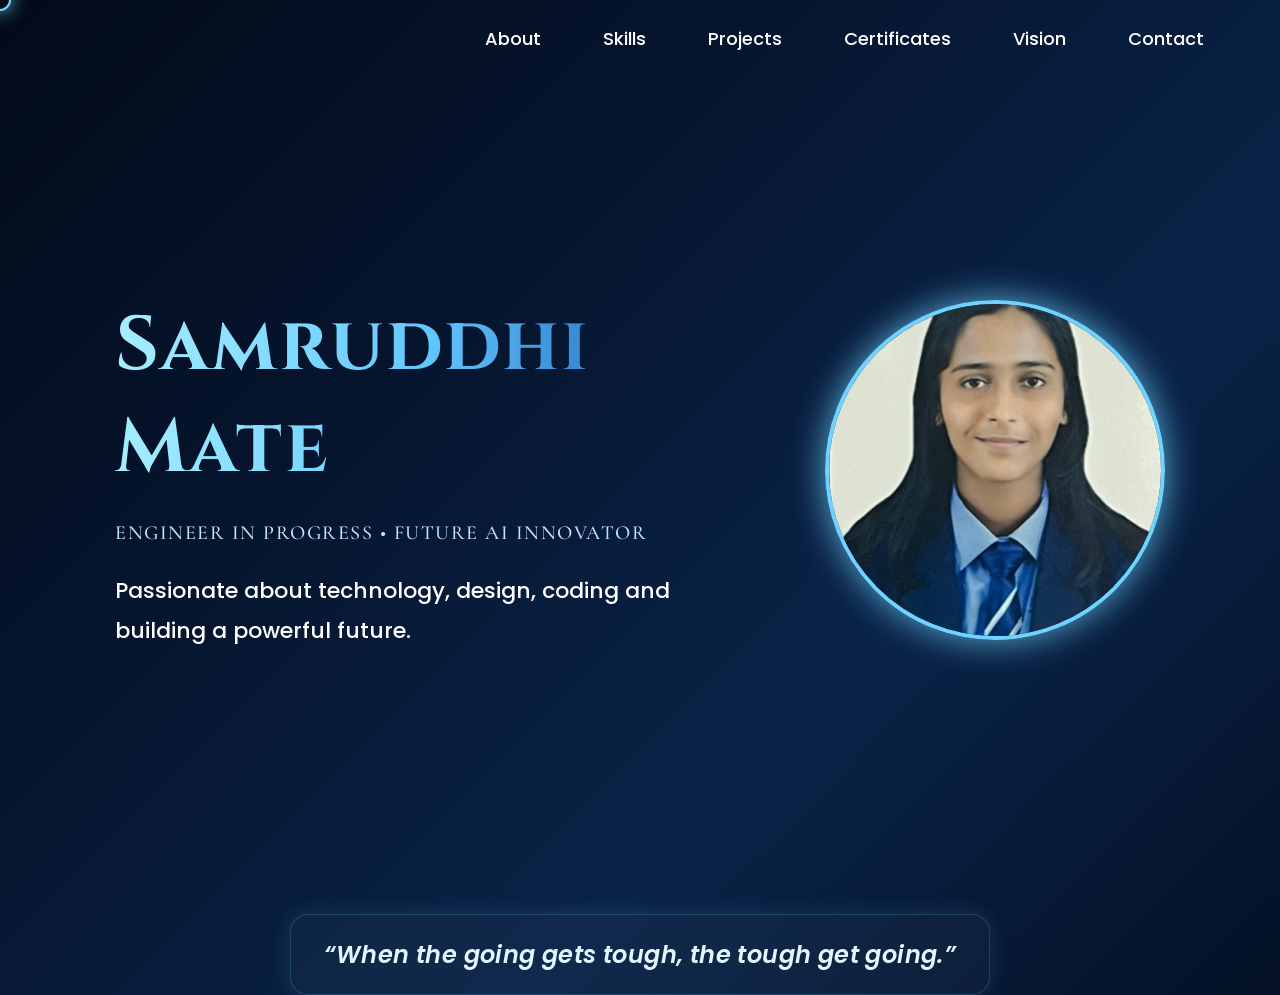
<file: index.html>
<!DOCTYPE html>
<html lang="en">
<head>
<meta charset="UTF-8">
<meta name="viewport" content="width=device-width, initial-scale=1.0">
<title>Samruddhi Portfolio</title>
<link rel="stylesheet" href="style.css">
</head>
<body>

<div class="marquee">
    <div class="marquee-content">
        Building Skills • Creating Impact • Growing Daily •
        Building Skills • Creating Impact • Growing Daily •
        Building Skills • Creating Impact • Growing Daily •
        Building Skills • Creating Impact • Growing Daily •
    </div>
</div>

<nav class="navbar">
    <div class="logo">Samruddhi</div>

    <ul>
        <li><a href="about.html">About</a></li>
        <li><a href="skills.html">Skills</a></li>
        <li><a href="projects.html">Projects</a></li>
        <li><a href="certificates.html">Certificates</a></li>
        <li><a href="vision.html">Vision</a></li>
        <li><a href="contact.html">Contact</a></li>
    </ul>
</nav>

<!-- HERO SECTION -->
<section class="hero2">

    <!-- LEFT TEXT -->
    <div class="hero-text">
        <h1>Samruddhi Mate</h1>

        <h3>Engineer in Progress • Future AI Innovator</h3>

        <p>
            Passionate about technology, design, coding and
            building a powerful future.
        </p>
    </div>

    <!-- RIGHT PHOTO -->
    <div class="hero-photo">
        <img src="my_photo.jpeg" alt="Samruddhi">
    </div>

</section>

<!-- QUOTE BELOW HERO -->
<div class="hero-quote">
    “When the going gets tough, the tough get going.”
</div>

<!-- CUSTOM CURSOR -->
<div class="cursor"></div>

<script>
const cursor = document.querySelector('.cursor');

document.addEventListener('mousemove', e => {
    cursor.style.top = e.clientY + 'px';
    cursor.style.left = e.clientX + 'px';
});

document.querySelectorAll('a, button, .btn, img').forEach(item => {
    item.addEventListener('mouseenter', () => cursor.classList.add('active'));
    item.addEventListener('mouseleave', () => cursor.classList.remove('active'));
});
</script>

</body>
</html>
</file>
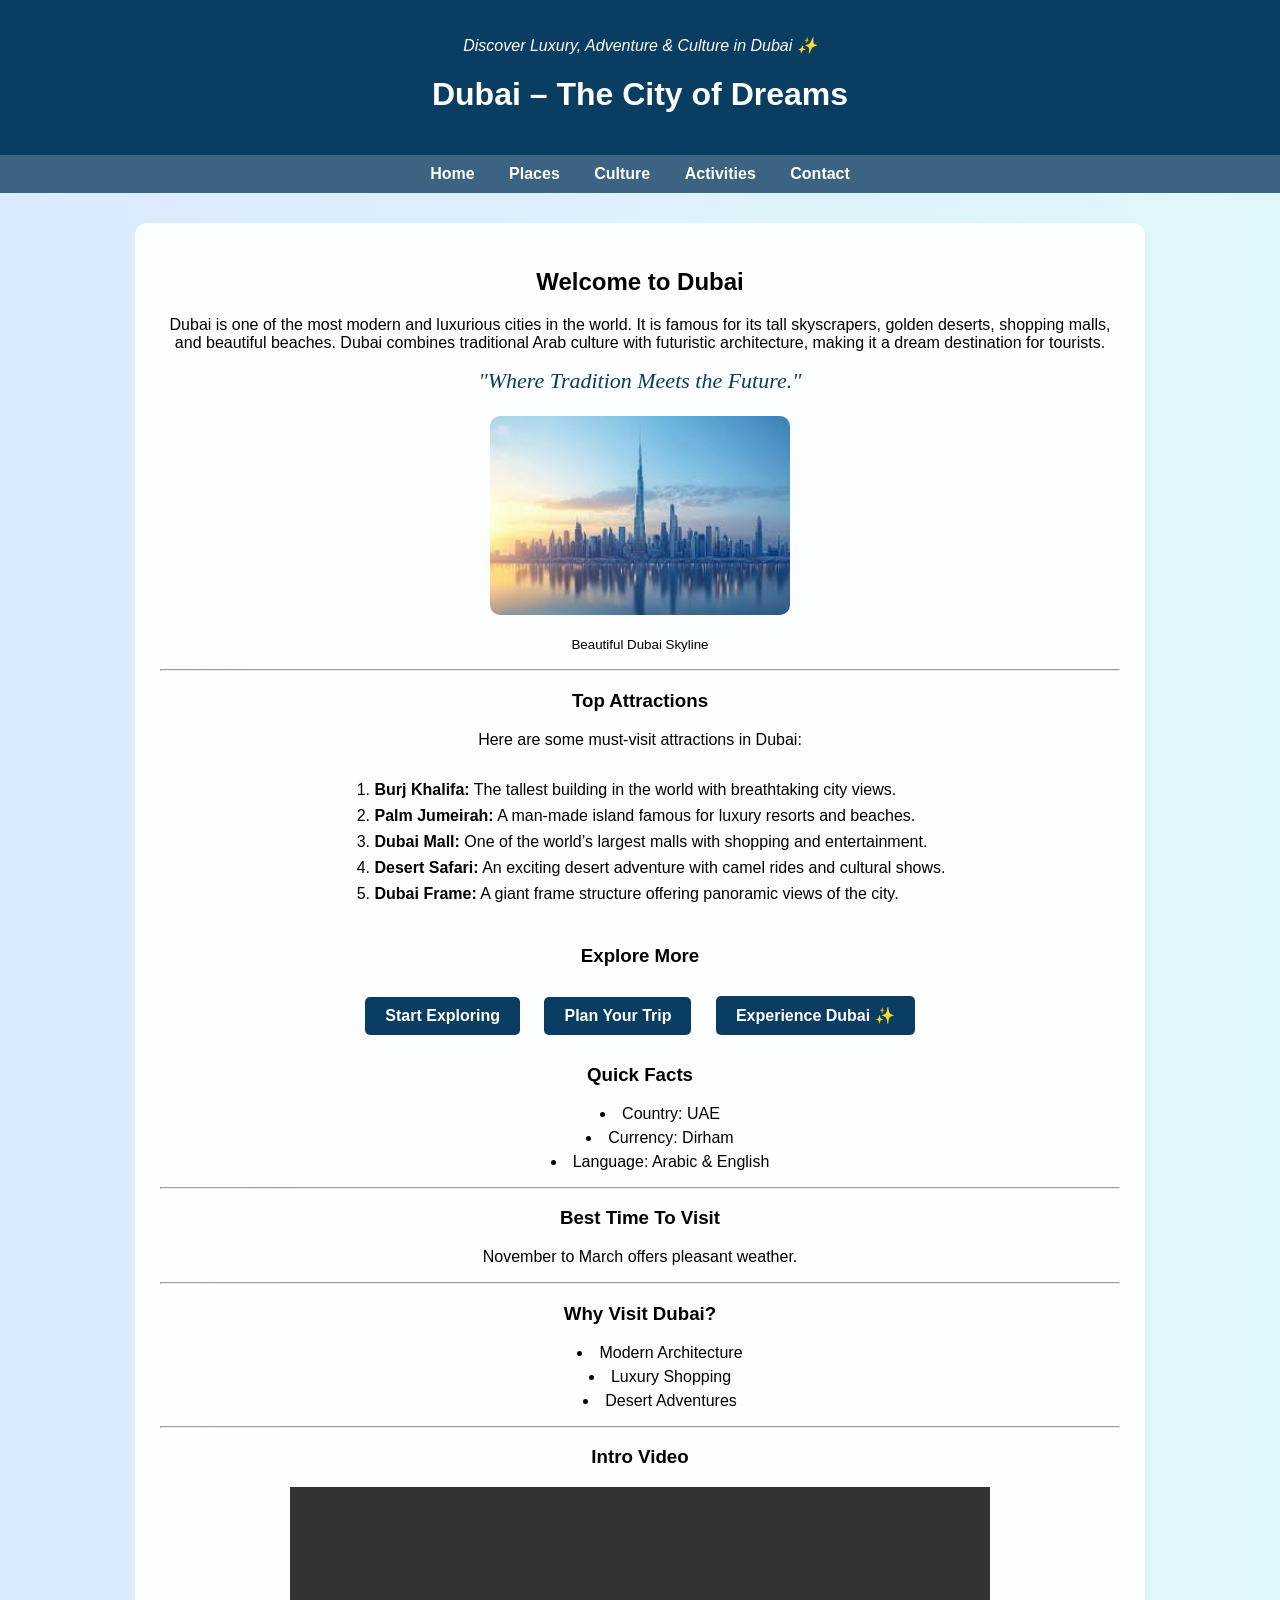
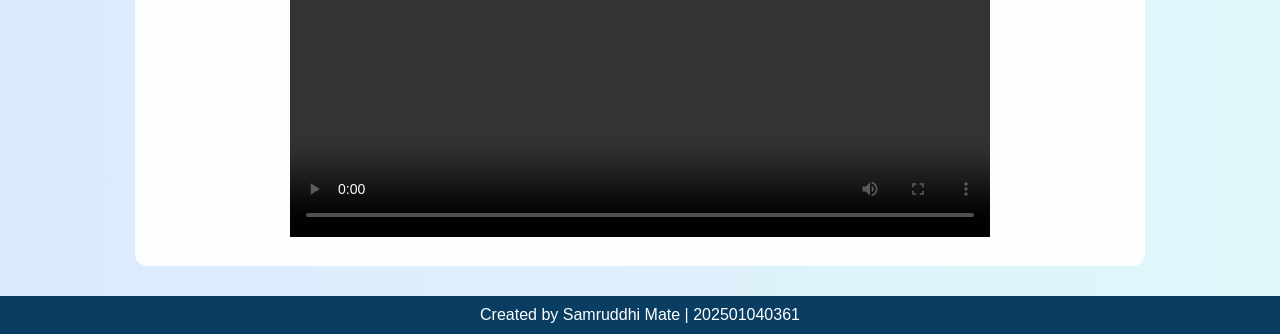
<file: dubai/index.html>
<!DOCTYPE html>
<html lang="en">
<head>
    <meta charset="UTF-8">
    <title>Dubai Travel Guide</title>
    <link rel="icon" href="https://cdn-icons-png.flaticon.com/512/684/684908.png">

    <style>
        
        header {
            background-color: #0a3d62;
            color: white;
        text-align: center;
            padding: 20px;
        }

body {
    margin: 0;
    font-family: Arial, sans-serif;
    
background: linear-gradient(to right, #dbeafe, #e0f7fa);
}
        nav {
            background-color: #3c6382;
            padding: 10px;
            text-align: center;
        }

        nav a {
            color: white;
            text-decoration: none;
            margin: 15px;
            font-weight: bold;
        }

     main {
    background-color: rgba(255, 255, 255, 0.92);
    padding: 25px;
    border-radius: 12px;
    width: 75%;
    margin: 30px auto;
    text-align:center;
}

        img {
            width: 300px;
            border-radius: 10px;
        }

        /* BUTTON STYLE */
        .button {
            background-color: #0a3d62;
            color: white;
            padding: 10px 20px;
            border: none;
            border-radius: 5px;
            text-decoration: none;
            font-weight: bold;
            margin: 10px;
            display: inline-block;
        }

        footer {
            background-color: #0a3d62;
            color: white;
            text-align: center;
            padding: 10px;
            margin-top: 20px;
        }
        ol {
    text-align: left;
    display: inline-block;
}
ol li {
    margin-bottom: 8px;
}
.tagline {
    font-family: "Georgia", serif;
    font-size: 22px;
    color: #0a3d62;
    margin-top: 10px;
}
 ul {
    list-style-position: inside;
    text-align: center;
}
 ul li {
    margin-bottom: 6px;
}
img:hover {
    transform: scale(1.05);
}

    </style>
</head>

<body>

<header>
  <p style="text-align:center; font-style:italic;">
Discover Luxury, Adventure & Culture in Dubai ✨
</p>
    <h1>Dubai – The City of Dreams</h1>
</header>

<nav>
    <a href="index.html">Home</a>
    <a href="places.html">Places</a>
    <a href="culture.html">Culture</a>
    <a href="activities.html">Activities</a>
    <a href="contact.html">Contact</a>
</nav>

<main>

    <h2>Welcome to Dubai</h2>
   

    <p>
        Dubai is one of the most modern and luxurious cities in the world.
        It is famous for its tall skyscrapers, golden deserts, shopping malls,
        and beautiful beaches. Dubai combines traditional Arab culture with
        futuristic architecture, making it a dream destination for tourists.
    </p>
  
<p class="tagline"><i>"Where Tradition Meets the Future."</i></p>
    <img src="[data-uri]" alt="Dubai Skyline">
<p><small>Beautiful Dubai Skyline</small></p>
<hr>
    <h3>Top Attractions</h3>

<p>Here are some must-visit attractions in Dubai:</p>

<ol>
    <li><b>Burj Khalifa:</b> The tallest building in the world with breathtaking city views.</li>

    <li><b>Palm Jumeirah:</b> A man-made island famous for luxury resorts and beaches.</li>

    <li><b>Dubai Mall:</b> One of the world’s largest malls with shopping and entertainment.</li>

    
    <li><b>Desert Safari:</b> An exciting desert adventure with camel rides and cultural shows.</li>

    <li><b>Dubai Frame:</b> A giant frame structure offering panoramic views of the city.</li>
</ol>
    <!-- BUTTONS ADDED HERE -->
    <h3>Explore More</h3>

<a href="places.html" class="button">Start Exploring</a>
<a href="activities.html" class="button">Plan Your Trip</a>
<a href="experience.html" class="button">Experience Dubai ✨</a>
<h3>Quick Facts</h3>
<ul>
  <li>Country: UAE</li>
  <li>Currency: Dirham</li>
  <li>Language: Arabic & English</li>
</ul>
<hr>
<h3>Best Time To Visit</h3>
<p>November to March offers pleasant weather.</p>
<hr>
<h3>Why Visit Dubai?</h3>
<ul>
  <li>Modern Architecture</li>
  <li>Luxury Shopping</li>
  <li>Desert Adventures</li>
</ul>
<hr>

    <h3>Intro Video</h3>
    <video width="700" controls>
        <source src="C:\Users\Victus\OneDrive\Desktop\202501040361\202501040361\dubai.mp4.mp4" type="video/mp4">
        Your browser does not support the video tag.
    </video>

</main>

<footer>
    Created by Samruddhi Mate | 202501040361
</footer>

</body>
</html>
</file>
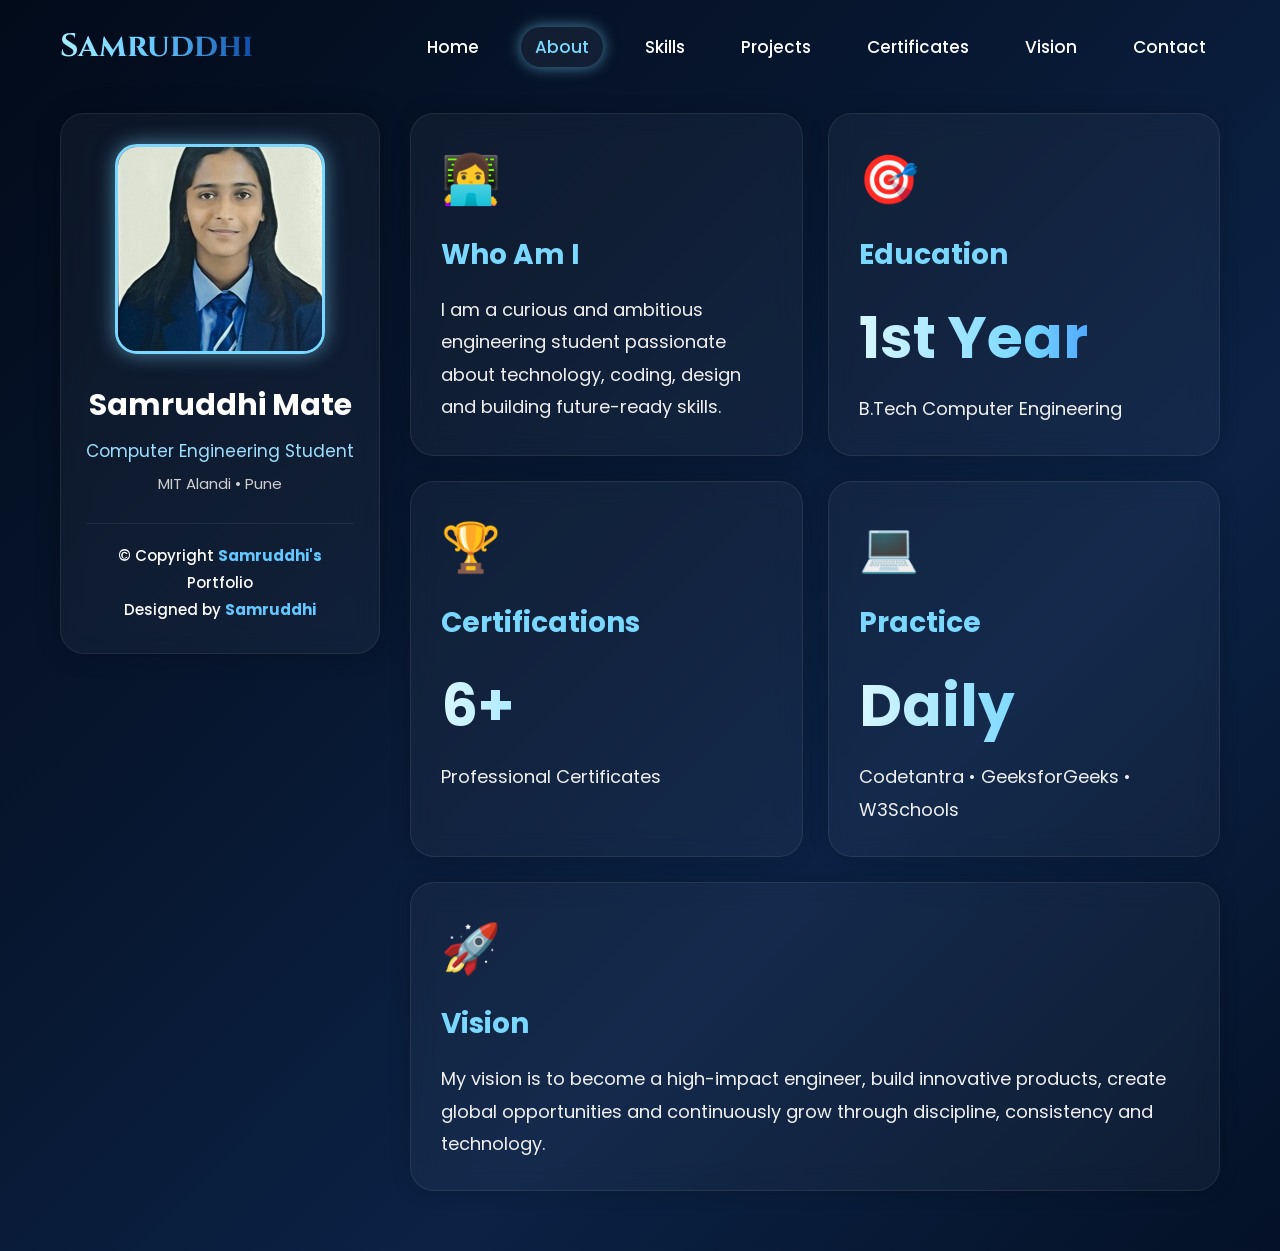
<file: about.html>
<!DOCTYPE html>
<html lang="en">
<head>
<meta charset="UTF-8">
<meta name="viewport" content="width=device-width, initial-scale=1.0">
<title>About | Samruddhi Portfolio</title>
<link rel="stylesheet" href="about.css">
</head>

<body>

<!-- NAVBAR -->
<nav class="navbar">

    <div class="logo">Samruddhi</div>

    <ul>
        <li><a href="index.html">Home</a></li>
        <li><a href="about.html" class="active">About</a></li>
        <li><a href="skills.html">Skills</a></li>
        <li><a href="projects.html">Projects</a></li>
        <li><a href="certificates.html">Certificates</a></li>
        <li><a href="vision.html">Vision</a></li>
        <li><a href="contact.html">Contact</a></li>
    </ul>

</nav>

<!-- ABOUT SECTION -->
<section class="about-section">

    <!-- LEFT PROFILE CARD -->
    <div class="profile-card">

        <img src="my_photo.jpeg" alt="Samruddhi">

        <h2>Samruddhi Mate</h2>

        <p class="role">Computer Engineering Student</p>

        <p class="college">MIT Alandi • Pune</p>

        <!-- COPYRIGHT -->
        <div class="copyright-box">
            <p>© Copyright <span>Samruddhi's</span> Portfolio</p>
            <p>Designed by <span>Samruddhi</span></p>
        </div>

    </div>

    <!-- RIGHT SIDE GRID -->
    <div class="about-grid">

        <!-- CARD 1 -->
        <div class="card">
            <div class="emoji">👩‍💻</div>
            <h3>Who Am I</h3>
            <p>
                I am a curious and ambitious engineering student passionate about technology, coding, design and building future-ready skills.
            </p>
        </div>

        <!-- CARD 2 -->
        <div class="card">
            <div class="emoji">🎯</div>
            <h3>Education</h3>
            <h1>1st Year</h1>
            <p>B.Tech Computer Engineering</p>
        </div>

        <!-- CARD 3 -->
        <div class="card">
            <div class="emoji">🏆</div>
            <h3>Certifications</h3>
            <h1>6+</h1>
            <p>Professional Certificates</p>
        </div>

        <!-- CARD 4 -->
        <div class="card">
            <div class="emoji">💻</div>
            <h3>Practice</h3>
            <h1>Daily</h1>
            <p>Codetantra • GeeksforGeeks • W3Schools</p>
        </div>

        <!-- CARD 5 -->
        <div class="card wide-card">
            <div class="emoji">🚀</div>
            <h3>Vision</h3>
            <p>
                My vision is to become a high-impact engineer, build innovative products, create global opportunities and continuously grow through discipline, consistency and technology.
            </p>
        </div>

    </div>

</section>

</body>
</html>
</file>
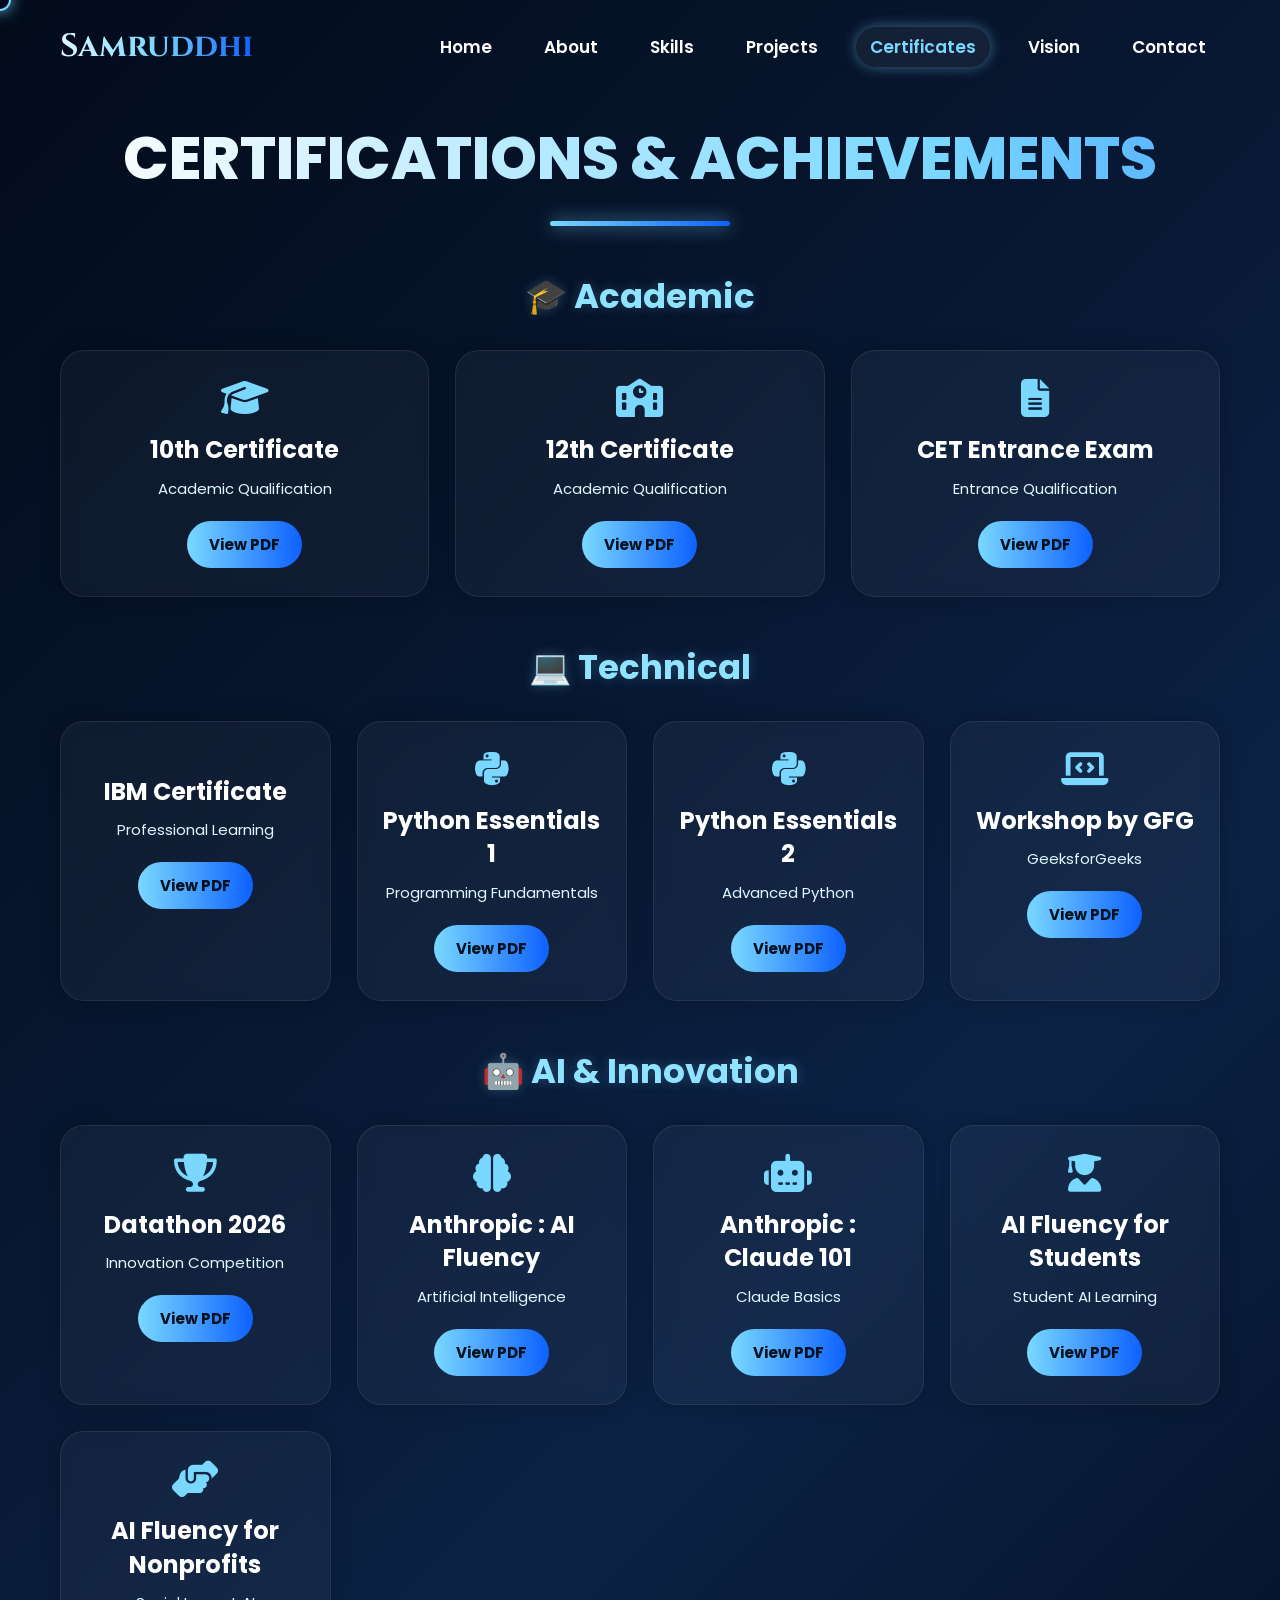
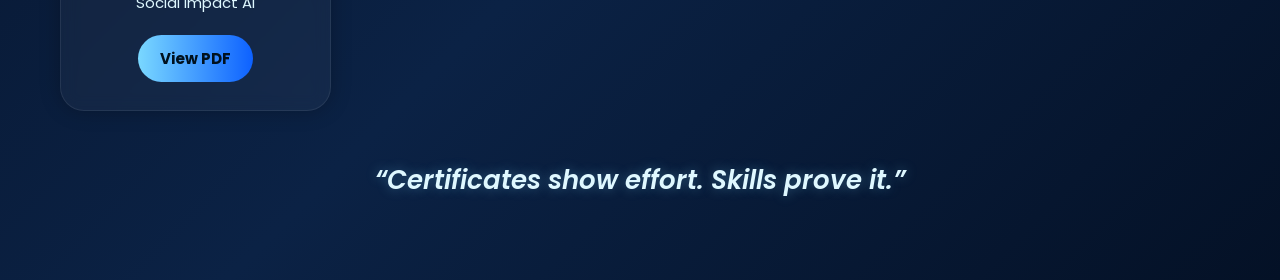
<file: certificates.html>
<!-- certificates.html -->
<!DOCTYPE html>
<html lang="en">
<head>
<meta charset="UTF-8">
<meta name="viewport" content="width=device-width, initial-scale=1.0">
<title>Certificates | Samruddhi Portfolio</title>

<link rel="stylesheet" href="certificates.css">

<link rel="stylesheet"
href="https://cdnjs.cloudflare.com/ajax/libs/font-awesome/6.5.0/css/all.min.css">
</head>

<body>

<div class="cursor"></div>

<!-- NAVBAR -->
<nav class="navbar">
<div class="logo">Samruddhi</div>

<ul>
<li><a href="index.html">Home</a></li>
<li><a href="about.html">About</a></li>
<li><a href="skills.html">Skills</a></li>
<li><a href="projects.html">Projects</a></li>
<li><a href="certificates.html" class="active">Certificates</a></li>
<li><a href="vision.html">Vision</a></li>
<li><a href="contact.html">Contact</a></li>
</ul>
</nav>

<section class="cert-section">

<h1 class="main-title">CERTIFICATIONS & ACHIEVEMENTS</h1>
<div class="line"></div>

<!-- ================== Academic ================== -->
<h2 class="category">🎓 Academic</h2>

<div class="cert-grid">

<div class="cert-card">
<i class="fa-solid fa-graduation-cap"></i>
<h3>10th Certificate</h3>
<p>Academic Qualification</p>
<a href="certificates/10th.pdf" target="_blank">View PDF</a>
</div>

<div class="cert-card">
<i class="fa-solid fa-school"></i>
<h3>12th Certificate</h3>
<p>Academic Qualification</p>
<a href="certificates/12th.pdf" target="_blank">View PDF</a>
</div>

<div class="cert-card">
<i class="fa-solid fa-file-lines"></i>
<h3>CET Entrance Exam</h3>
<p>Entrance Qualification</p>
<a href="certificates/cet.pdf" target="_blank">View PDF</a>
</div>

</div>

<!-- ================== Technical ================== -->
<h2 class="category">💻 Technical</h2>

<div class="cert-grid">

<div class="cert-card">
<i class="fa-brands fa-ibm"></i>
<h3>IBM Certificate</h3>
<p>Professional Learning</p>
<a href="certificates/ibm.pdf" target="_blank">View PDF</a>
</div>

<div class="cert-card">
<i class="fa-brands fa-python"></i>
<h3>Python Essentials 1</h3>
<p>Programming Fundamentals</p>
<a href="certificates/python1.pdf" target="_blank">View PDF</a>
</div>

<div class="cert-card">
<i class="fa-brands fa-python"></i>
<h3>Python Essentials 2</h3>
<p>Advanced Python</p>
<a href="certificates/python2.pdf" target="_blank">View PDF</a>
</div>

<div class="cert-card">
<i class="fa-solid fa-laptop-code"></i>
<h3>Workshop by GFG</h3>
<p>GeeksforGeeks</p>
<a href="certificates/gfg.pdf" target="_blank">View PDF</a>
</div>

</div>

<!-- ================== AI ================== -->
<h2 class="category">🤖 AI & Innovation</h2>

<div class="cert-grid">

<div class="cert-card">
<i class="fa-solid fa-trophy"></i>
<h3>Datathon 2026</h3>
<p>Innovation Competition</p>
<a href="certificates/datathon.pdf" target="_blank">View PDF</a>
</div>

<div class="cert-card">
<i class="fa-solid fa-brain"></i>
<h3>Anthropic : AI Fluency</h3>
<p>Artificial Intelligence</p>
<a href="certificates/aifluency.pdf" target="_blank">View PDF</a>
</div>

<div class="cert-card">
<i class="fa-solid fa-robot"></i>
<h3>Anthropic : Claude 101</h3>
<p>Claude Basics</p>
<a href="certificates/claude101.pdf" target="_blank">View PDF</a>
</div>

<div class="cert-card">
<i class="fa-solid fa-user-graduate"></i>
<h3>AI Fluency for Students</h3>
<p>Student AI Learning</p>
<a href="certificates/students.pdf" target="_blank">View PDF</a>
</div>

<div class="cert-card">
<i class="fa-solid fa-handshake-angle"></i>
<h3>AI Fluency for Nonprofits</h3>
<p>Social Impact AI</p>
<a href="certificates/nonprofits.pdf" target="_blank">View PDF</a>
</div>

</div>

<div class="bottom-quote">
“Certificates show effort. Skills prove it.”
</div>

</section>

<script>
const cursor=document.querySelector(".cursor");

document.addEventListener("mousemove",(e)=>{
cursor.style.left=e.clientX+"px";
cursor.style.top=e.clientY+"px";
});

document.querySelectorAll("a,button").forEach(item=>{
item.addEventListener("mouseenter",()=>{
cursor.classList.add("active");
});
item.addEventListener("mouseleave",()=>{
cursor.classList.remove("active");
});
});
</script>

</body>
</html>
</file>
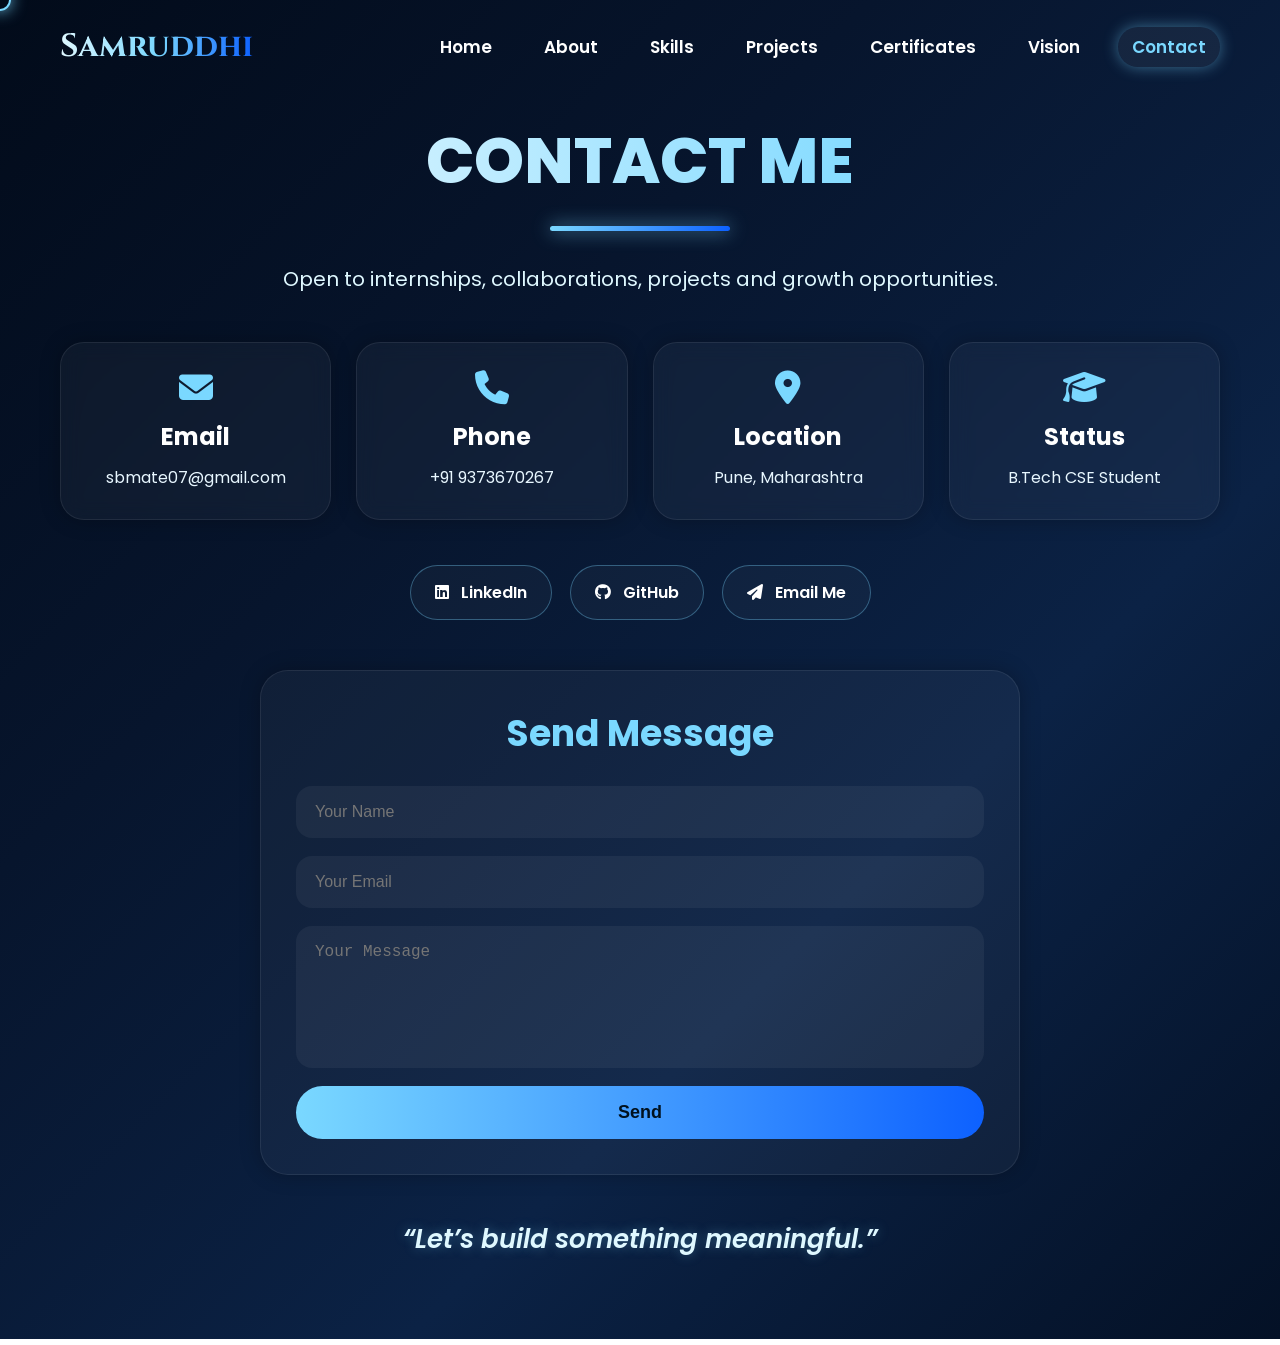
<file: contact.html>
<!-- contact.html -->
<!DOCTYPE html>
<html lang="en">
<head>
<meta charset="UTF-8">
<meta name="viewport" content="width=device-width, initial-scale=1.0">
<title>Contact | Samruddhi Portfolio</title>

<link rel="stylesheet" href="contact.css">

<!-- Icons -->
<link rel="stylesheet" href="https://cdnjs.cloudflare.com/ajax/libs/font-awesome/6.5.0/css/all.min.css">
</head>

<body>

<!-- Custom Cursor -->
<div class="cursor"></div>

<!-- Navbar -->
<nav class="navbar">
    <div class="logo">Samruddhi</div>

    <ul>
        <li><a href="index.html">Home</a></li>
        <li><a href="about.html">About</a></li>
        <li><a href="skills.html">Skills</a></li>
        <li><a href="projects.html">Projects</a></li>
        <li><a href="certificates.html">Certificates</a></li>
        <li><a href="vision.html">Vision</a></li>
        <li><a href="contact.html" class="active">Contact</a></li>
    </ul>
</nav>

<!-- Contact Section -->
<section class="contact-section">

    <h1 class="main-title">CONTACT ME</h1>
    <div class="line"></div>

    <p class="intro">
        Open to internships, collaborations, projects and growth opportunities.
    </p>

    <!-- Contact Cards -->
    <div class="contact-grid">

        <div class="contact-card">
            <i class="fa-solid fa-envelope"></i>
            <h3>Email</h3>
            <p>sbmate07@gmail.com</p>
        </div>

        <div class="contact-card">
            <i class="fa-solid fa-phone"></i>
            <h3>Phone</h3>
            <p>+91 9373670267</p>
        </div>

        <div class="contact-card">
            <i class="fa-solid fa-location-dot"></i>
            <h3>Location</h3>
            <p>Pune, Maharashtra</p>
        </div>

        <div class="contact-card">
            <i class="fa-solid fa-graduation-cap"></i>
            <h3>Status</h3>
            <p>B.Tech CSE Student</p>
        </div>

    </div>

    <!-- Social Buttons -->
    <div class="social-links">

        <a href="https://www.linkedin.com/in/samruddhi-mate-4b9b8b3b8?utm_source=share_via&utm_content=profile&utm_medium=member_ios"><i class="fa-brands fa-linkedin"></i> LinkedIn</a>

        <a href="https://github.com/Samruddhi-webdev/fraud-detection-ai"><i class="fa-brands fa-github"></i> GitHub</a>

        

        <a href="mailto:sbmate07@gmail.com">
            <i class="fa-solid fa-paper-plane"></i> Email Me
        </a>

    </div>

    <!-- Contact Form -->
    <div class="form-box">

        <h2>Send Message</h2>

        <form>

            <input type="text" placeholder="Your Name" required>

            <input type="email" placeholder="Your Email" required>

            <textarea rows="6" placeholder="Your Message"></textarea>

            <button type="submit">Send</button>

        </form>

    </div>

    <!-- Bottom Quote -->
    <div class="bottom-quote">
        “Let’s build something meaningful.”
    </div>

</section>

<!-- Cursor Script -->
<script>
const cursor = document.querySelector(".cursor");

document.addEventListener("mousemove",(e)=>{
cursor.style.left = e.clientX + "px";
cursor.style.top = e.clientY + "px";
});

document.querySelectorAll("a,button,input,textarea").forEach(item=>{
item.addEventListener("mouseenter",()=>{
cursor.classList.add("active");
});
item.addEventListener("mouseleave",()=>{
cursor.classList.remove("active");
});
});
</script>

</body>
</html>
</file>
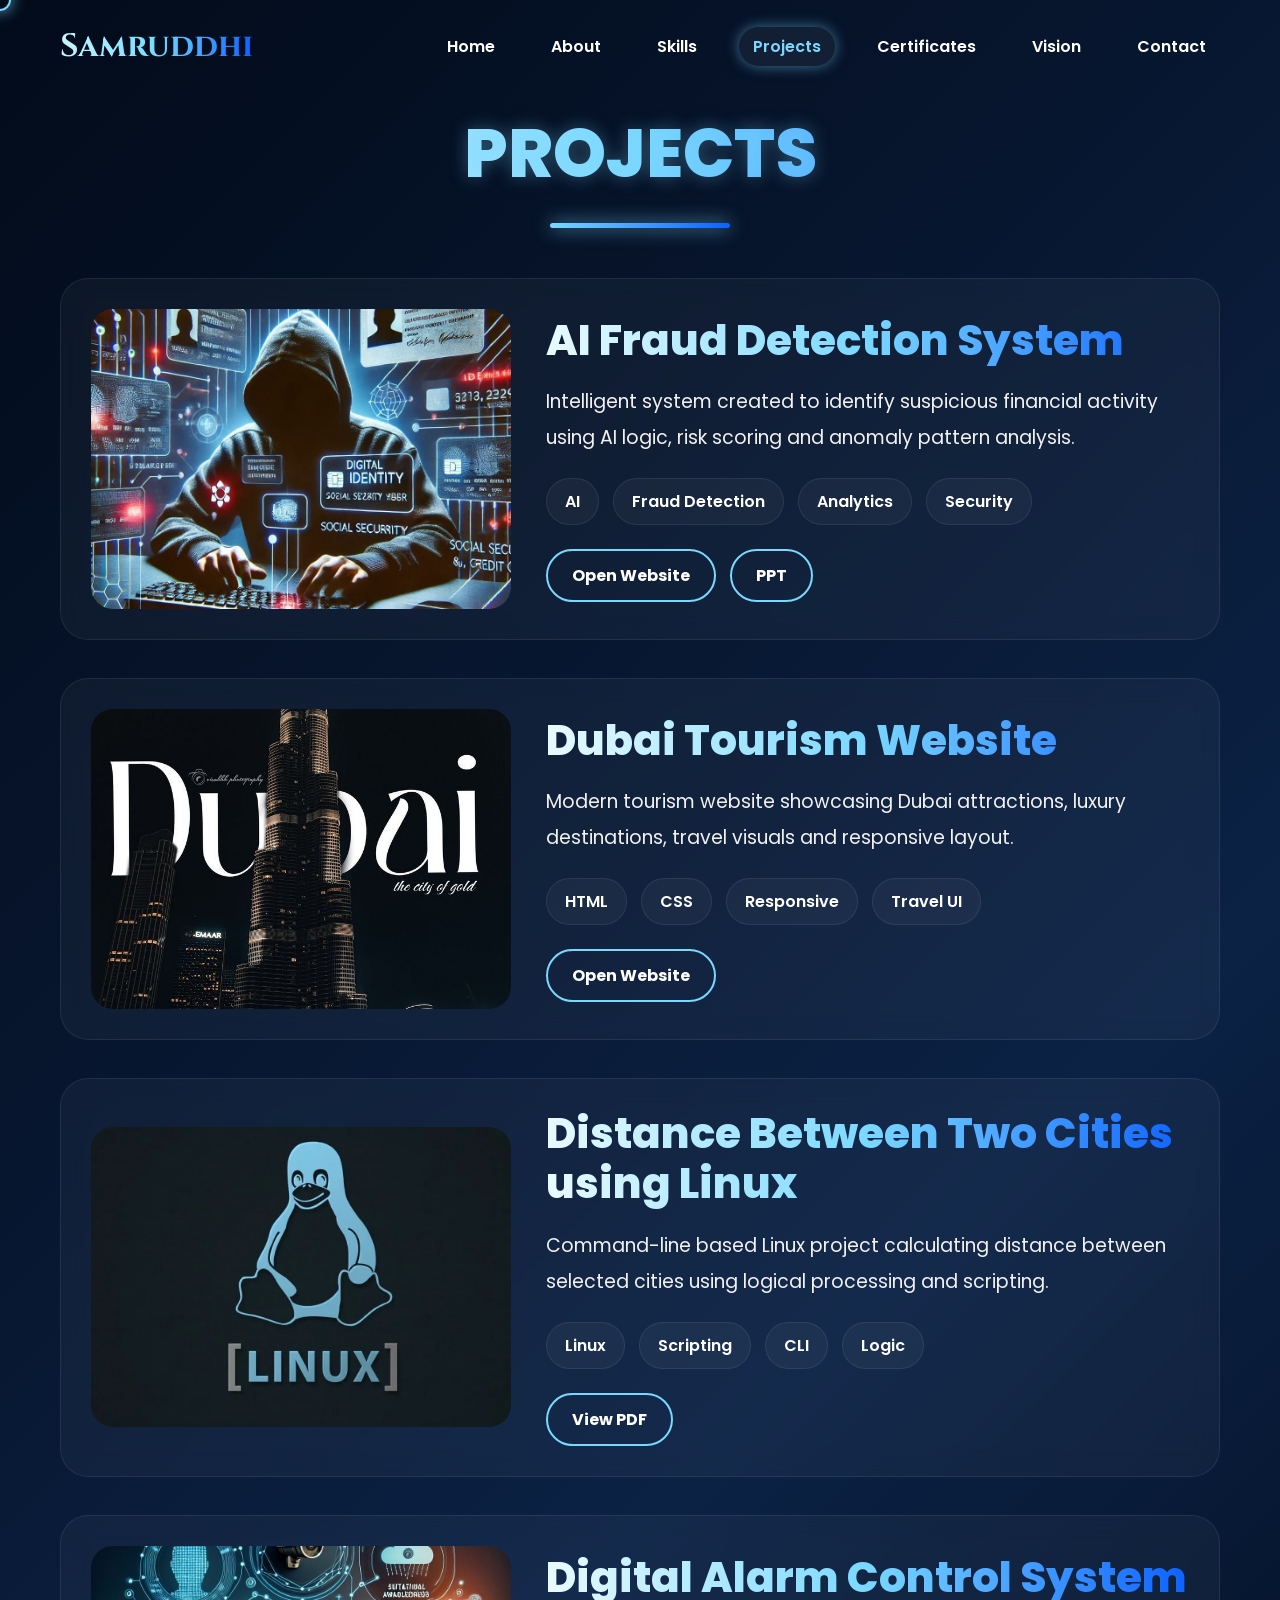
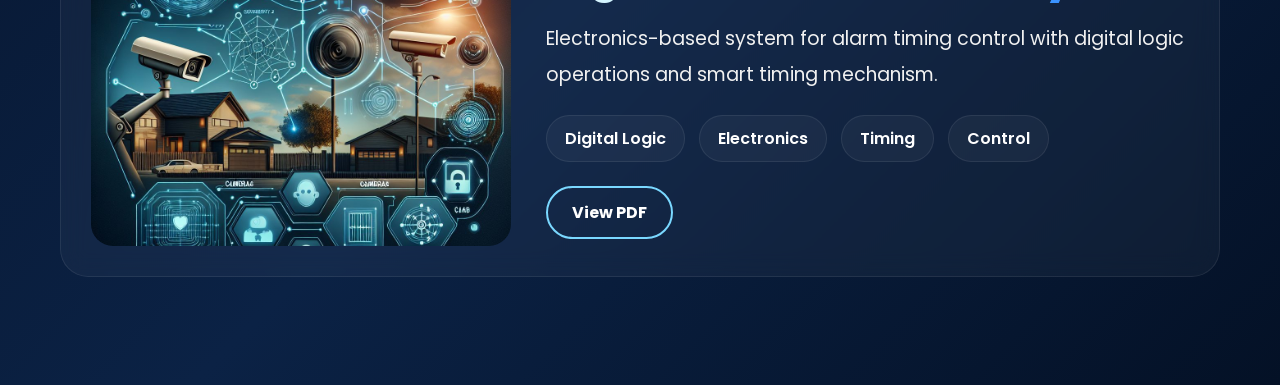
<file: projects.html>
<!DOCTYPE html>
<html lang="en">
<head>
<meta charset="UTF-8">
<meta name="viewport" content="width=device-width, initial-scale=1.0">
<title>Projects | Samruddhi Portfolio</title>
<link rel="stylesheet" href="projects.css">
</head>
<body>

<!-- CUSTOM CURSOR -->
<div class="cursor"></div>

<!-- NAVBAR -->
<nav class="navbar">
    <div class="logo">Samruddhi</div>

    <ul>
        <li><a href="index.html">Home</a></li>
        <li><a href="about.html">About</a></li>
        <li><a href="skills.html">Skills</a></li>
        <li><a href="projects.html" class="active">Projects</a></li>
        <li><a href="certificates.html">Certificates</a></li>
        <li><a href="vision.html">Vision</a></li>
        <li><a href="contact.html">Contact</a></li>
    </ul>
</nav>

<section class="projects-section">

    <h1 class="main-title">PROJECTS</h1>
    <div class="line"></div>

    <!-- PROJECT 1 -->
    <div class="project-card">

        <div class="project-image">
            <img src="fraud.jpeg" alt="AI Fraud Detection">
            <div class="overlay-btns">
                <a href="https://fraud-detection-ai-vtcqyvoyfoiwrzzfwgoucd.streamlit.app/" target="_blank">Visit Website</a>
                <a href="fraud_detection.pdf" target="_blank">PPT</a>
            </div>
        </div>

        <div class="project-content">
            <h2>AI Fraud Detection System</h2>

            <p>
                Intelligent system created to identify suspicious financial activity using AI logic, risk scoring and anomaly pattern analysis.
            </p>

            <div class="tags">
                <span>AI</span>
                <span>Fraud Detection</span>
                <span>Analytics</span>
                <span>Security</span>
            </div>

            <div class="buttons">
                <a href="https://fraud-detection-ai-vtcqyvoyfoiwrzzfwgoucd.streamlit.app/" target="_blank">Open Website</a>
                <a href="fraud_detection.pdf" target="_blank">PPT</a>
            </div>
        </div>

    </div>

    <!-- PROJECT 2 -->
    <div class="project-card">

        <div class="project-image">
            <img src="dubai.jpeg" alt="Dubai Website">
            <div class="overlay-btns">
                <a href="dubai/index.html" target="_blank">Visit Website</a>
            </div>
        </div>

        <div class="project-content">
            <h2>Dubai Tourism Website</h2>

            <p>
                Modern tourism website showcasing Dubai attractions, luxury destinations, travel visuals and responsive layout.
            </p>

            <div class="tags">
                <span>HTML</span>
                <span>CSS</span>
                <span>Responsive</span>
                <span>Travel UI</span>
            </div>

            <div class="buttons">
                <a href="dubai/index.html" target="_blank">Open Website</a>
            </div>
        </div>

    </div>

    <!-- PROJECT 3 -->
    <div class="project-card">

        <div class="project-image">
            <img src="linux.jpeg" alt="Linux Project">
            <div class="overlay-btns">
                <a href="cities.pdf" target="_blank">Open PDF</a>
            </div>
        </div>

        <div class="project-content">
            <h2>Distance Between Two Cities using Linux</h2>

            <p>
                Command-line based Linux project calculating distance between selected cities using logical processing and scripting.
            </p>

            <div class="tags">
                <span>Linux</span>
                <span>Scripting</span>
                <span>CLI</span>
                <span>Logic</span>
            </div>

            <div class="buttons">
                <a href="cities.pdf" target="_blank">View PDF</a>
            </div>
        </div>

    </div>

    <!-- PROJECT 4 -->
    <div class="project-card">

        <div class="project-image">
            <img src="alarm.jpeg" alt="Alarm Project">
            <div class="overlay-btns">
                <a href="alarm.pdf" target="_blank">Open PDF</a>
            </div>
        </div>

        <div class="project-content">
            <h2>Digital Alarm Control System</h2>

            <p>
                Electronics-based system for alarm timing control with digital logic operations and smart timing mechanism.
            </p>

            <div class="tags">
                <span>Digital Logic</span>
                <span>Electronics</span>
                <span>Timing</span>
                <span>Control</span>
            </div>

            <div class="buttons">
                <a href="alarm.pdf" target="_blank">View PDF</a>
            </div>
        </div>

    </div>

</section>

<script>
const cursor = document.querySelector(".cursor");

document.addEventListener("mousemove",(e)=>{
cursor.style.left = e.clientX + "px";
cursor.style.top = e.clientY + "px";
});

document.querySelectorAll("a,button").forEach(item=>{
item.addEventListener("mouseenter",()=>{
cursor.classList.add("active");
});
item.addEventListener("mouseleave",()=>{
cursor.classList.remove("active");
});
});
</script>

</body>
</html>
</file>
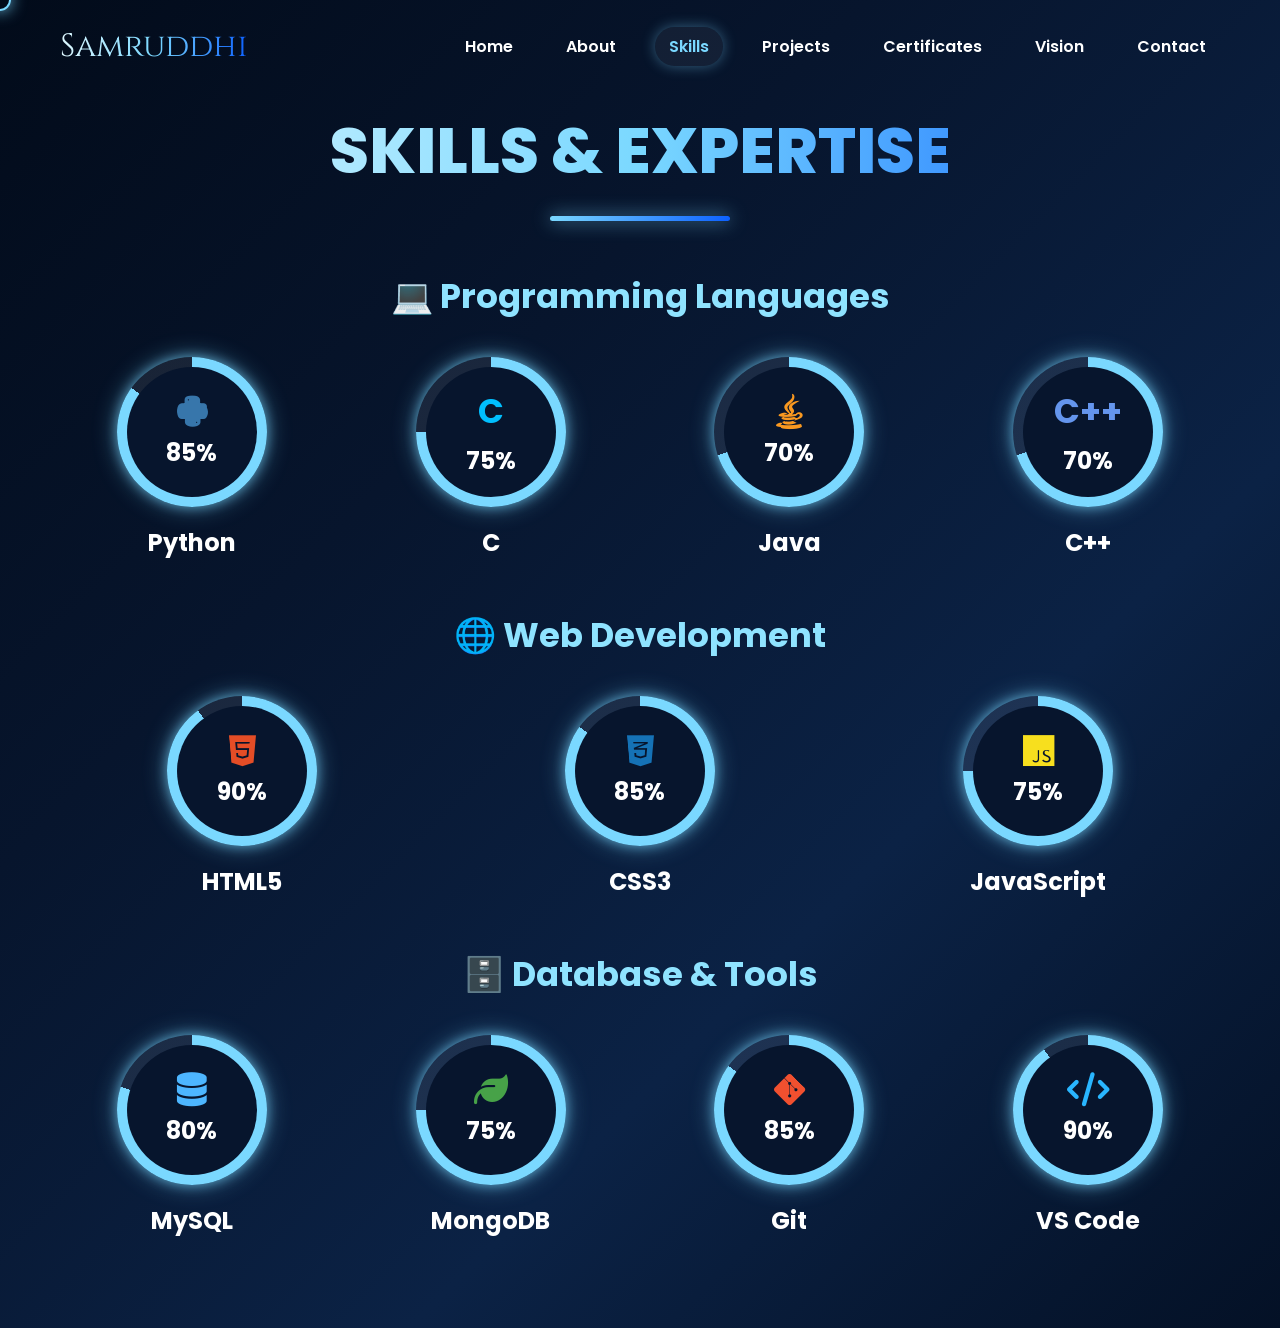
<file: skills.html>
<!-- skills.html -->
<!DOCTYPE html>
<html lang="en">
<head>
<meta charset="UTF-8">
<meta name="viewport" content="width=device-width, initial-scale=1.0">
<title>Skills | Samruddhi Portfolio</title>

<link rel="stylesheet" href="skills.css">

<!-- Font Awesome Icons -->
<link rel="stylesheet" href="https://cdnjs.cloudflare.com/ajax/libs/font-awesome/6.5.0/css/all.min.css">
</head>

<body>

<!-- Custom Cursor -->
<div class="cursor"></div>

<!-- Navbar -->
<nav class="navbar">
    <div class="logo">Samruddhi</div>

    <ul>
        <li><a href="index.html">Home</a></li>
        <li><a href="about.html">About</a></li>
        <li><a href="skills.html" class="active">Skills</a></li>
        <li><a href="projects.html">Projects</a></li>
        <li><a href="certificates.html">Certificates</a></li>
        <li><a href="vision.html">Vision</a></li>
        <li><a href="contact.html">Contact</a></li>
    </ul>
</nav>

<!-- Skills Section -->
<section class="skills-section">

<h1 class="main-title">SKILLS & EXPERTISE</h1>
<div class="line"></div>

<!-- Programming -->
<h2 class="category">💻 Programming Languages</h2>

<div class="skills-grid">

<div class="skill-box">
<div class="ring p85">
<div class="inner">
<i class="fa-brands fa-python python"></i>
<span>85%</span>
</div>
</div>
<h3>Python</h3>
</div>

<div class="skill-box">
<div class="ring p75">
<div class="inner">
<span class="c-logo">C</span>
<span>75%</span>
</div>
</div>
<h3>C</h3>
</div>

<div class="skill-box">
<div class="ring p70">
<div class="inner">
<i class="fa-brands fa-java java"></i>
<span>70%</span>
</div>
</div>
<h3>Java</h3>
</div>

<div class="skill-box">
<div class="ring p70">
<div class="inner">
<span class="cpp-logo">C++</span>
<span>70%</span>
</div>
</div>
<h3>C++</h3>
</div>

</div>

<!-- Web -->
<h2 class="category">🌐 Web Development</h2>

<div class="skills-grid">

<div class="skill-box">
<div class="ring p90">
<div class="inner">
<i class="fa-brands fa-html5 html"></i>
<span>90%</span>
</div>
</div>
<h3>HTML5</h3>
</div>

<div class="skill-box">
<div class="ring p85">
<div class="inner">
<i class="fa-brands fa-css3-alt css"></i>
<span>85%</span>
</div>
</div>
<h3>CSS3</h3>
</div>

<div class="skill-box">
<div class="ring p75">
<div class="inner">
<i class="fa-brands fa-js js"></i>
<span>75%</span>
</div>
</div>
<h3>JavaScript</h3>
</div>

</div>

<!-- Tools -->
<h2 class="category">🗄️ Database & Tools</h2>

<div class="skills-grid">

<div class="skill-box">
<div class="ring p80">
<div class="inner">
<i class="fa-solid fa-database mysql"></i>
<span>80%</span>
</div>
</div>
<h3>MySQL</h3>
</div>

<div class="skill-box">
<div class="ring p75">
<div class="inner">
<i class="fa-solid fa-leaf mongo"></i>
<span>75%</span>
</div>
</div>
<h3>MongoDB</h3>
</div>

<div class="skill-box">
<div class="ring p85">
<div class="inner">
<i class="fa-brands fa-git-alt git"></i>
<span>85%</span>
</div>
</div>
<h3>Git</h3>
</div>

<div class="skill-box">
<div class="ring p90">
<div class="inner">
<i class="fa-solid fa-code vscode"></i>
<span>90%</span>
</div>
</div>
<h3>VS Code</h3>
</div>

</div>

</section>

<script>
const cursor = document.querySelector(".cursor");

document.addEventListener("mousemove", e=>{
cursor.style.left = e.clientX + "px";
cursor.style.top = e.clientY + "px";
});

document.querySelectorAll("a,button").forEach(item=>{
item.addEventListener("mouseenter",()=>{
cursor.classList.add("active");
});
item.addEventListener("mouseleave",()=>{
cursor.classList.remove("active");
});
});
</script>

</body>
</html>
</file>
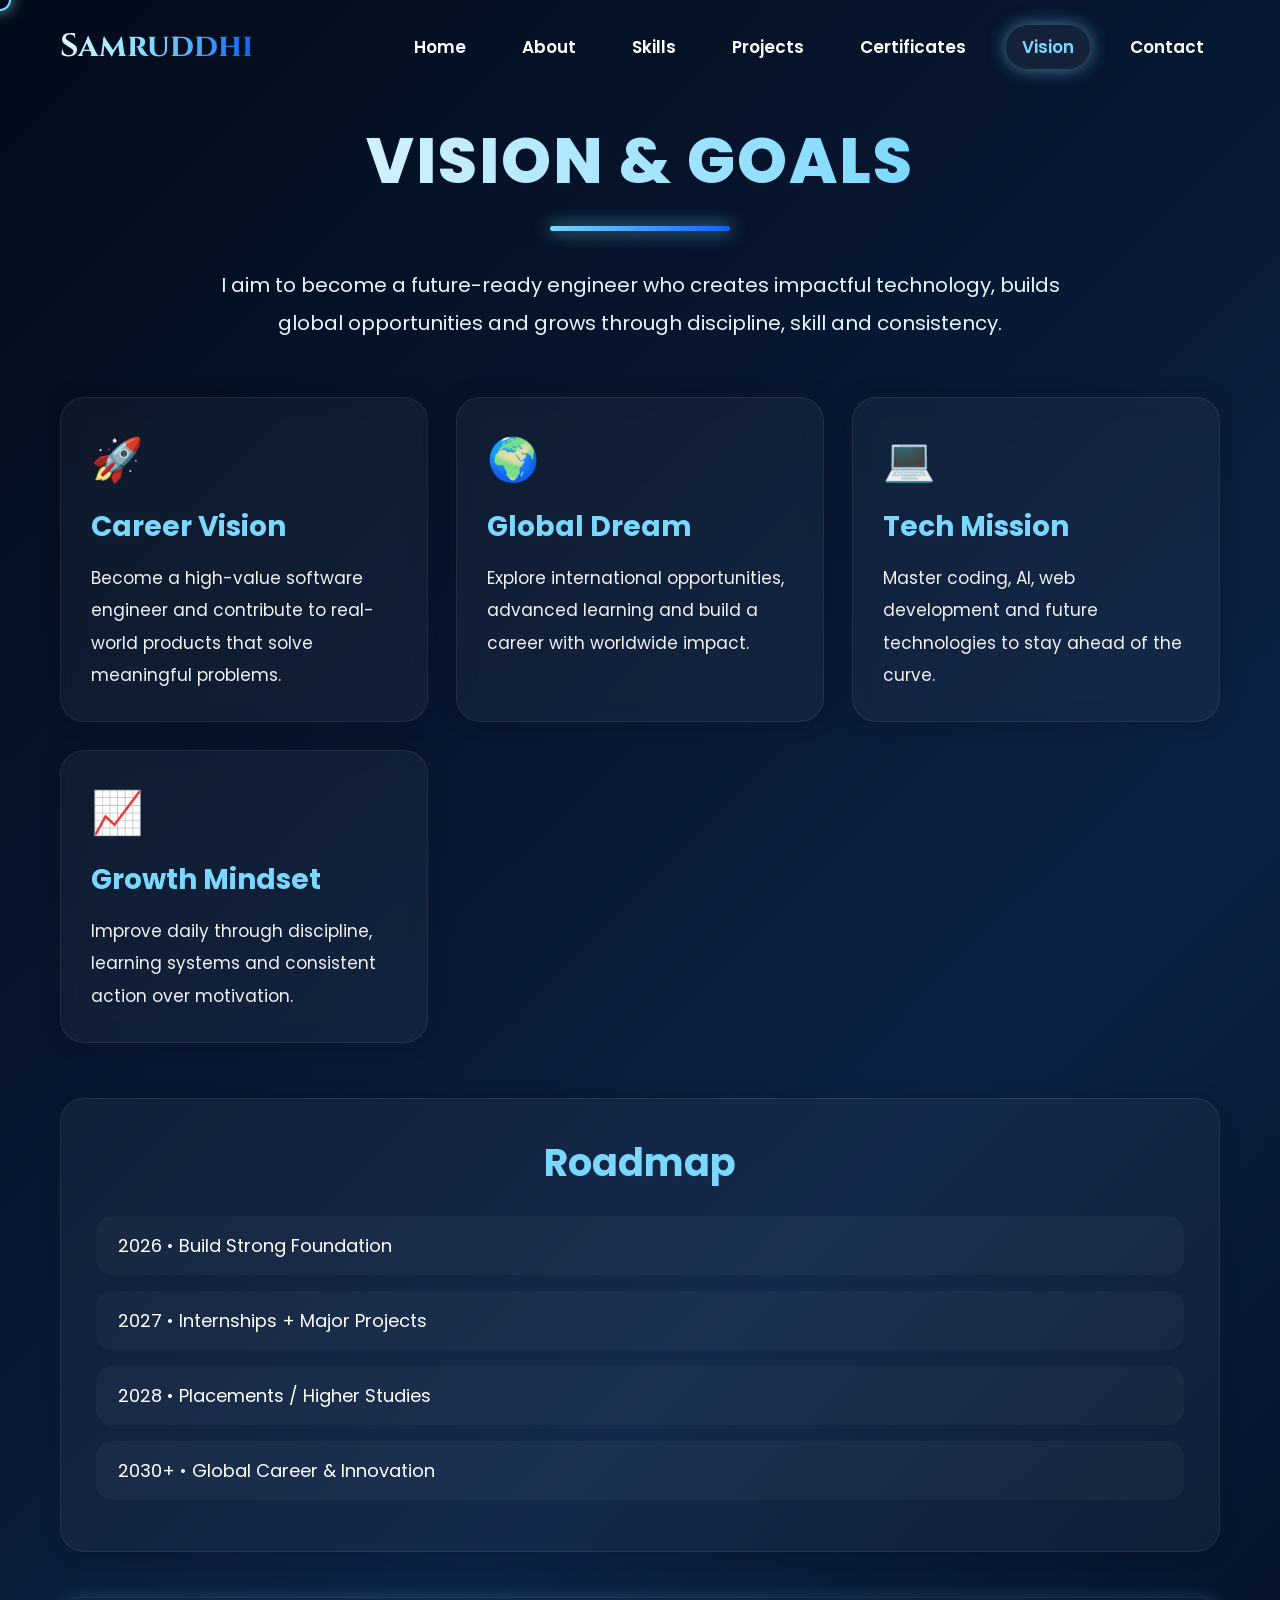
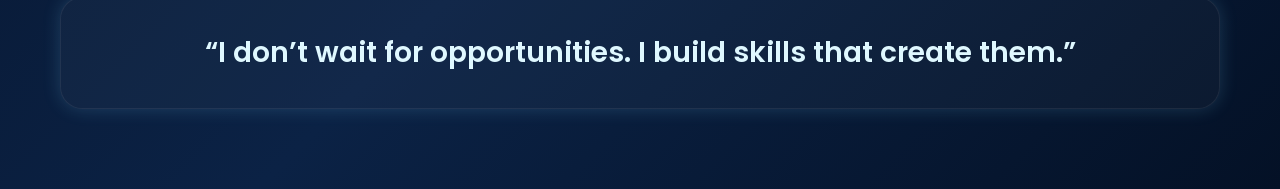
<file: vision.html>
<!DOCTYPE html>
<html lang="en">
<head>
<meta charset="UTF-8">
<meta name="viewport" content="width=device-width, initial-scale=1.0">
<title>Vision | Samruddhi Portfolio</title>
<link rel="stylesheet" href="vision.css">
</head>

<body>

<!-- NAVBAR -->
<nav class="navbar">
    <div class="logo">Samruddhi</div>

    <ul>
        <li><a href="index.html">Home</a></li>
        <li><a href="about.html">About</a></li>
        <li><a href="skills.html">Skills</a></li>
        <li><a href="projects.html">Projects</a></li>
        <li><a href="certificates.html">Certificates</a></li>
        <li><a href="vision.html" class="active">Vision</a></li>
        <li><a href="contact.html">Contact</a></li>
    </ul>
</nav>

<!-- CUSTOM CURSOR -->
<div class="cursor"></div>

<!-- MAIN SECTION -->
<section class="vision-section">

    <h1 class="main-title">VISION & GOALS</h1>
    <div class="line"></div>

    <p class="intro">
        I aim to become a future-ready engineer who creates impactful technology,
        builds global opportunities and grows through discipline, skill and consistency.
    </p>

    <!-- GRID -->
    <div class="vision-grid">

        <div class="card">
            <div class="emoji">🚀</div>
            <h3>Career Vision</h3>
            <p>
                Become a high-value software engineer and contribute to real-world products that solve meaningful problems.
            </p>
        </div>

        <div class="card">
            <div class="emoji">🌍</div>
            <h3>Global Dream</h3>
            <p>
                Explore international opportunities, advanced learning and build a career with worldwide impact.
            </p>
        </div>

        <div class="card">
            <div class="emoji">💻</div>
            <h3>Tech Mission</h3>
            <p>
                Master coding, AI, web development and future technologies to stay ahead of the curve.
            </p>
        </div>

        <div class="card">
            <div class="emoji">📈</div>
            <h3>Growth Mindset</h3>
            <p>
                Improve daily through discipline, learning systems and consistent action over motivation.
            </p>
        </div>

    </div>

    <!-- TIMELINE -->
    <div class="timeline-box">
        <h2>Roadmap</h2>

        <div class="step">2026 • Build Strong Foundation</div>
        <div class="step">2027 • Internships + Major Projects</div>
        <div class="step">2028 • Placements / Higher Studies</div>
        <div class="step">2030+ • Global Career & Innovation</div>
    </div>

    <!-- QUOTE -->
    <div class="quote-box">
        “I don’t wait for opportunities. I build skills that create them.”
    </div>

</section>

<script>
const cursor = document.querySelector(".cursor");

document.addEventListener("mousemove",(e)=>{
cursor.style.left = e.clientX + "px";
cursor.style.top = e.clientY + "px";
});

document.querySelectorAll("a, button").forEach(item=>{
item.addEventListener("mouseenter",()=>{
cursor.style.opacity="0";
});
item.addEventListener("mouseleave",()=>{
cursor.style.opacity="1";
});
});
</script>

</body>
</html>
</file>
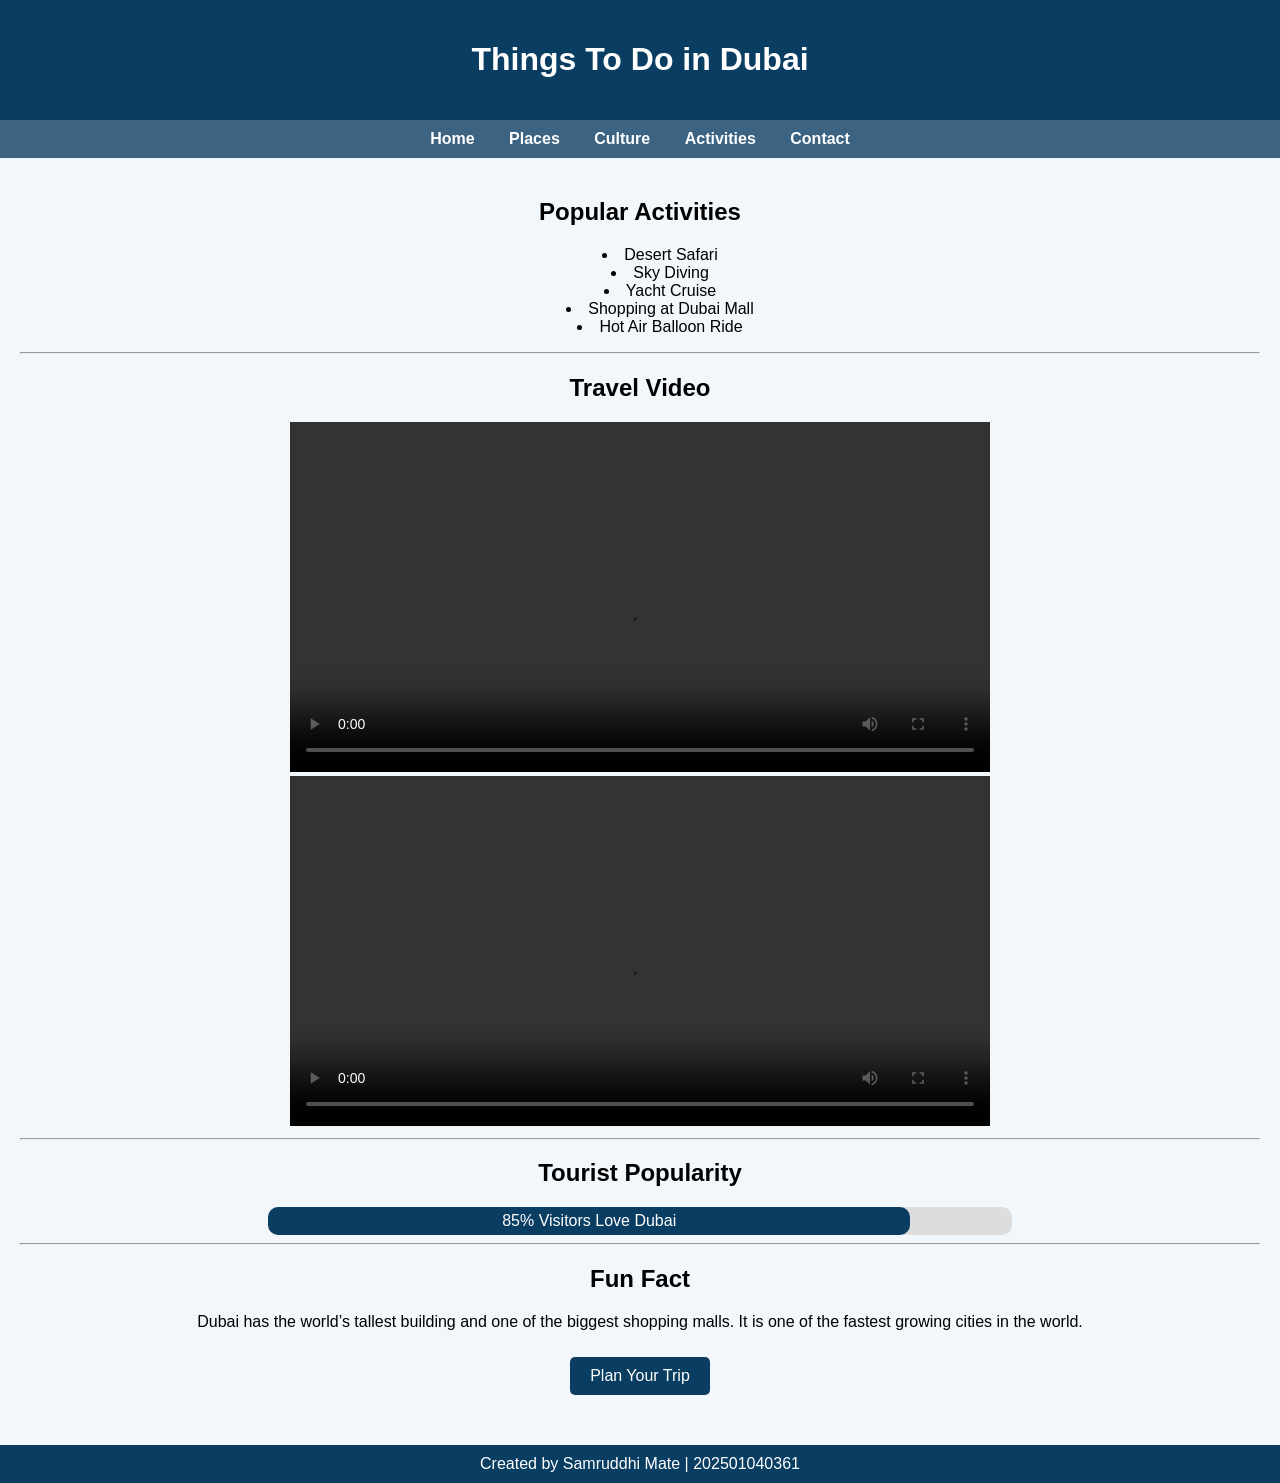
<file: dubai/activities.html>
<!DOCTYPE html>
<html lang="en">
<head>
<meta charset="UTF-8">
<title>Dubai Activities</title>
<link rel="icon" href="https://cdn-icons-png.flaticon.com/512/684/684908.png">

<style>
body {
    font-family: Arial, sans-serif;
    background-color: #f2f7fb;
    margin: 0;
}

header {
    background-color: #0a3d62;
    color: white;
    text-align: center;
    padding: 20px;
}

nav {
    background-color: #3c6382;
    padding: 10px;
    text-align: center;
}

nav a {
    color: white;
    text-decoration: none;
    margin: 15px;
    font-weight: bold;
}

main {
    text-align: center;
    padding: 20px;
}

ul {
    list-style-position: inside;
}

.button {
    background-color: #0a3d62;
    color: white;
    padding: 10px 20px;
    border-radius: 5px;
    text-decoration: none;
    display: inline-block;
    margin: 10px;
}

.progress {
    width: 60%;
    background-color: #ddd;
    margin: auto;
    border-radius: 10px;
}

.progress-bar {
    width: 85%;
    background-color: #0a3d62;
    color: white;
    padding: 5px;
    border-radius: 10px;
}

footer {
    background-color: #0a3d62;
    color: white;
    text-align: center;
    padding: 10px;
    margin-top: 20px;
}
</style>
</head>

<body>

<header>
<h1>Things To Do in Dubai</h1>
</header>

<nav>
<a href="index.html">Home</a>
<a href="places.html">Places</a>
<a href="culture.html">Culture</a>
<a href="activities.html">Activities</a>
<a href="contact.html">Contact</a>
</nav>

<main>

<h2>Popular Activities</h2>

<ul>
<li>Desert Safari</li>
<li>Sky Diving</li>
<li>Yacht Cruise</li>
<li>Shopping at Dubai Mall</li>
<li>Hot Air Balloon Ride</li>
</ul>

<hr>

<h2>Travel Video</h2>
<video width="700" controls>
        <source src="https://www.pexels.com/download/video/19348570/" type="video/mp4">
        Your browser does not support the video tag.
    </video>
    <video width="700" controls>
        <source src="https://www.pexels.com/download/video/19432714/" type="video/mp4">
        Your browser does not support the video tag.
    </video>

<hr>

<h2>Tourist Popularity</h2>

<div class="progress">
  <div class="progress-bar">85% Visitors Love Dubai</div>
</div>

<hr>

<h2>Fun Fact</h2>
<p>
Dubai has the world’s tallest building and one of the biggest shopping malls.
It is one of the fastest growing cities in the world.
</p>

<a href="contact.html" class="button">Plan Your Trip</a>

</main>

<footer>
Created by Samruddhi Mate | 202501040361
</footer>

</body>
</html>
</file>
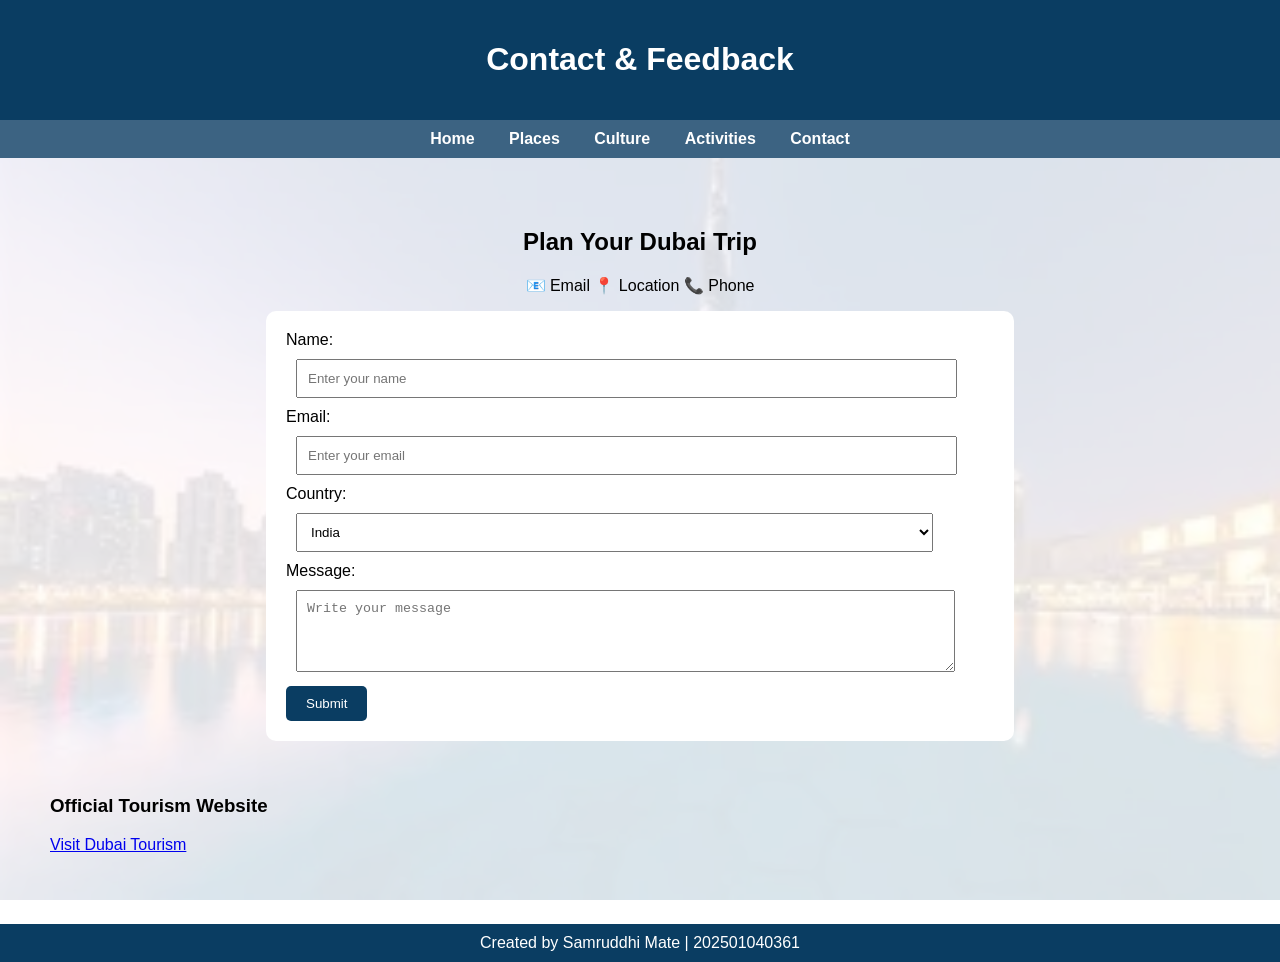
<file: dubai/contact.html>
<!DOCTYPE html>
<html lang="en">
<head>
<meta charset="UTF-8">
<title>Contact Dubai Guide</title>
<link rel="icon" href="https://cdn-icons-png.flaticon.com/512/684/684908.png">
<style>

    body {
    font-family: Arial, sans-serif;
    margin: 0;
    background-image: url("[data-uri]");
    background-size: cover;
    background-repeat: no-repeat;
    background-attachment: fixed;
header {
    background-color: #0a3d62;
    color: white;
    text-align: center;
    padding: 20px;
}

nav {
    background-color: #3c6382;
    padding: 10px;
    text-align: center;
}

nav a {
    color: white;
    text-decoration: none;
    margin: 15px;
    font-weight: bold;
}


    main {
    background-color: rgba(255,255,255,0.85);
    padding: 50px;
}


form {
    background-color: white;
    padding: 20px;
    width: 60%;
    margin: auto;
    border-radius: 10px;
}

input, select, textarea {
    width: 90%;
    padding: 10px;
    margin: 10px;
}

button {
    background-color: #0a3d62;
    color: white;
    padding: 10px 20px;
    border: none;
    border-radius: 5px;
}

footer {
    background-color: #0a3d62;
    color: white;
    text-align: center;
    padding: 10px;
    margin-top: 20px;
}
.center-text{
    text-align:center;
}
</style>
</head>

<body>

<header>
<h1>Contact & Feedback</h1>
</header>

<nav>
<a href="index.html">Home</a>
<a href="places.html">Places</a>
<a href="culture.html">Culture</a>
<a href="activities.html">Activities</a>
<a href="contact.html">Contact</a>
</nav>

<main>
<div class="center-text">
<h2>Plan Your Dubai Trip</h2>
<p>
📧 Email  
📍 Location  
📞 Phone
</p>
</div>

<form>

<label>Name:</label><br>
<input type="text" placeholder="Enter your name"><br>

<label>Email:</label><br>
<input type="email" placeholder="Enter your email"><br>

<label>Country:</label><br>
<select>
  <option>India</option>
  <option>USA</option>
  <option>UK</option>
  <option>UAE</option>
</select><br>

<label>Message:</label><br>
<textarea rows="4" placeholder="Write your message"></textarea><br>

<button>Submit</button>

</form>

<br><br>

<h3>Official Tourism Website</h3>
<a href="https://www.visitdubai.com" target="_blank">
Visit Dubai Tourism
</a>

</main>

<footer>
Created by Samruddhi Mate | 202501040361
</footer>

</body>
</html>
</file>
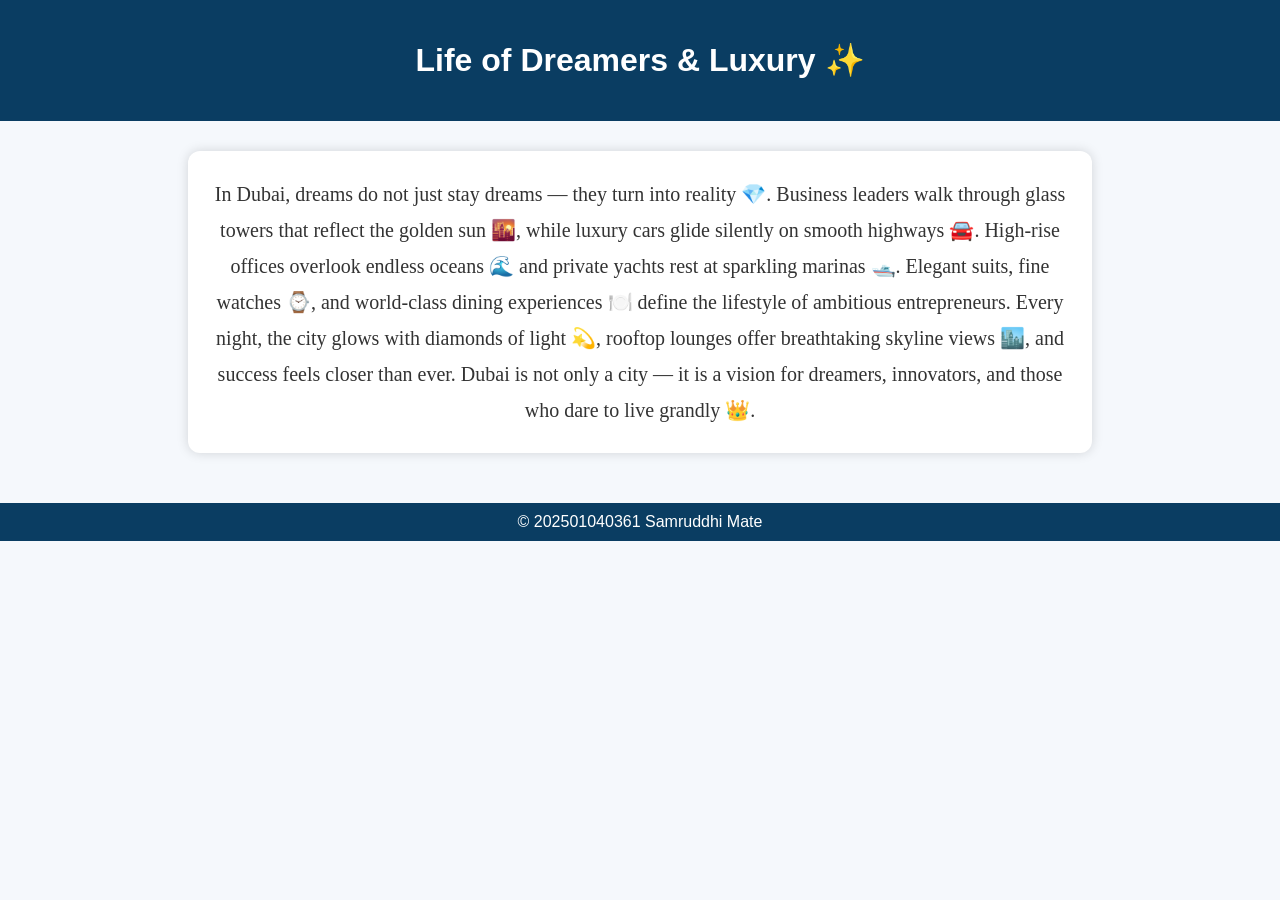
<file: dubai/dreamlife.html>
<!DOCTYPE html>
<html lang="en">
<head>
<meta charset="UTF-8">
<title>Luxury Life in Dubai</title>

<style>
body {
    margin: 0;
    background: #f5f8fc;
    font-family: Arial, sans-serif;
}

header {
    background-color: #0a3d62;
    color: white;
    text-align: center;
    padding: 20px;
}

main {
    text-align: center;
    padding: 30px;
}

.luxury-text {
    font-family: "Georgia", serif;
    font-size: 20px;
    line-height: 1.8;
    width: 70%;
    margin: auto;
    background-color: white;
    padding: 25px;
    border-radius: 12px;
    box-shadow: 0 0 12px rgba(0,0,0,0.15);
    color: #333;
}

footer {
    background-color: #0a3d62;
    color: white;
    text-align: center;
    padding: 10px;
    margin-top: 20px;
}
</style>
</head>

<body>

<header>
<h1>Life of Dreamers & Luxury ✨</h1>
</header>

<main>

<p class="luxury-text">
In Dubai, dreams do not just stay dreams — they turn into reality 💎. 
Business leaders walk through glass towers that reflect the golden sun 🌇, 
while luxury cars glide silently on smooth highways 🚘. 
High-rise offices overlook endless oceans 🌊 and private yachts rest at sparkling marinas 🛥️. 
Elegant suits, fine watches ⌚, and world-class dining experiences 🍽️ 
define the lifestyle of ambitious entrepreneurs. 
Every night, the city glows with diamonds of light 💫, 
rooftop lounges offer breathtaking skyline views 🏙️, 
and success feels closer than ever. 
Dubai is not only a city — it is a vision for dreamers, innovators, 
and those who dare to live grandly 👑.
</p>

</main>

<footer>
© 202501040361 Samruddhi Mate
</footer>

</body>
</html>
</file>
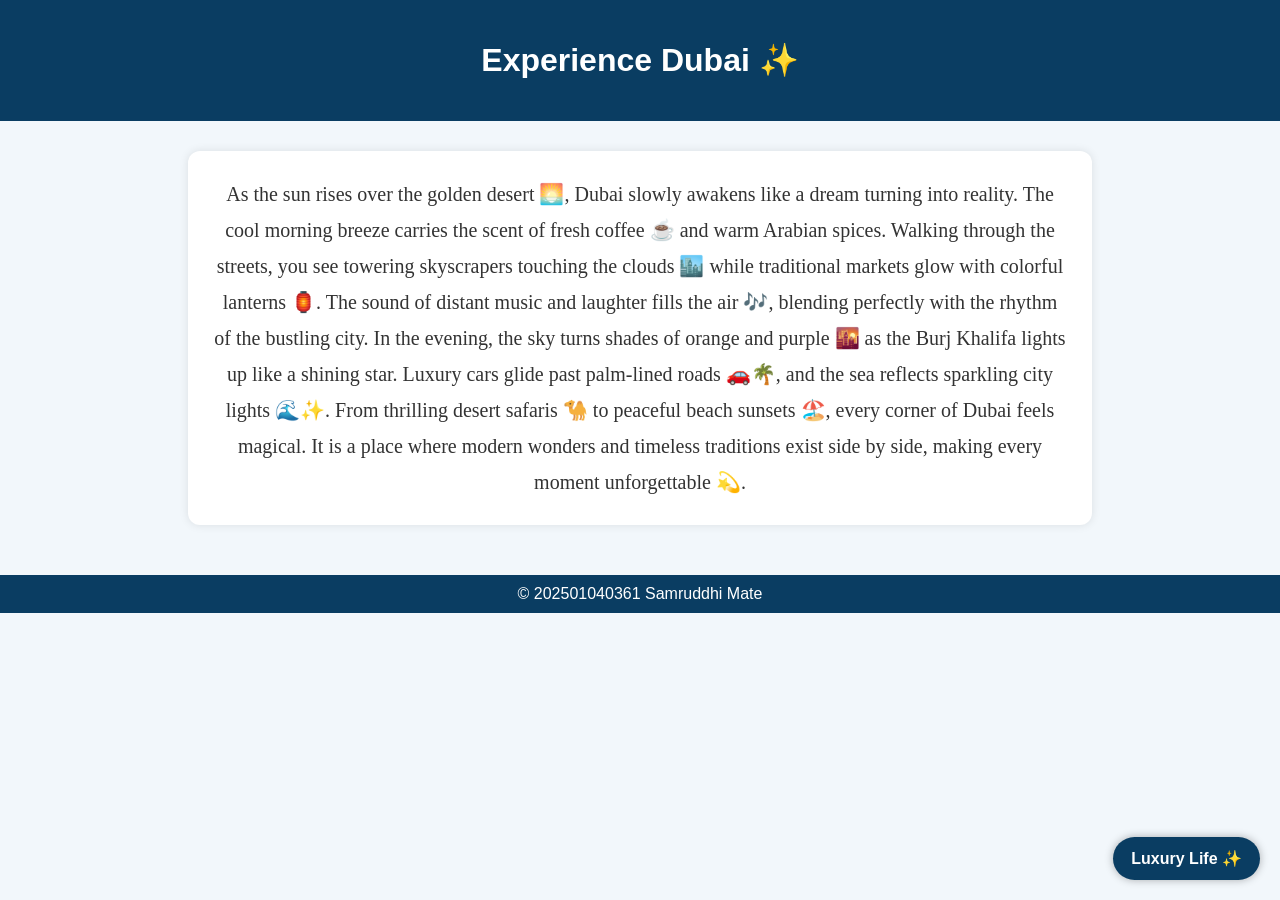
<file: dubai/experience.html>
<!DOCTYPE html>
<html lang="en">
<head>
<meta charset="UTF-8">
<title>Experience Dubai</title>

<style>
body {
    margin: 0;
    background-color: #f2f7fb;
    font-family: Arial, sans-serif;
}

header {
    background-color: #0a3d62;
    color: white;
    text-align: center;
    padding: 20px;
}

main {
    text-align: center;
    padding: 30px;
}
.corner-btn {
    position: fixed;
    bottom: 20px;
    right: 20px;
    background-color: #0a3d62;
    color: white;
    padding: 12px 18px;
    border-radius: 25px;
    text-decoration: none;
    font-weight: bold;
    box-shadow: 0 0 8px rgba(0,0,0,0.3);
}
.experience-text {
    font-family: "Georgia", serif;
    font-size: 20px;
    line-height: 1.8;
    color: #333;
    width: 70%;
    margin: auto;
    background-color: white;
    padding: 25px;
    border-radius: 12px;
    box-shadow: 0 0 10px rgba(0,0,0,0.1);
}

footer {
    background-color: #0a3d62;
    color: white;
    text-align: center;
    padding: 10px;
    margin-top: 20px;
}
</style>
</head>

<body>

<header>
<h1>Experience Dubai ✨</h1>
</header>

<main>

<p class="experience-text">
As the sun rises over the golden desert 🌅, Dubai slowly awakens like a dream turning into reality. 
The cool morning breeze carries the scent of fresh coffee ☕ and warm Arabian spices. 
Walking through the streets, you see towering skyscrapers touching the clouds 🏙️ while traditional markets glow with colorful lanterns 🏮. 
The sound of distant music and laughter fills the air 🎶, blending perfectly with the rhythm of the bustling city. 
In the evening, the sky turns shades of orange and purple 🌇 as the Burj Khalifa lights up like a shining star. 
Luxury cars glide past palm-lined roads 🚗🌴, and the sea reflects sparkling city lights 🌊✨. 
From thrilling desert safaris 🐪 to peaceful beach sunsets 🏖️, every corner of Dubai feels magical. 
It is a place where modern wonders and timeless traditions exist side by side, making every moment unforgettable 💫.
</p>

</main>

<footer>
© 202501040361 Samruddhi Mate
</footer>
<a href="dreamlife.html" class="corner-btn">Luxury Life ✨</a>

</body>
</html>
</file>
<file: style.css>
@import url('https://fonts.googleapis.com/css2?family=Cinzel:wght@700&family=Poppins:wght@300;400;600;700&family=Playfair+Display:wght@700&family=Cormorant+Garamond:wght@500;600&display=swap');

*{
    margin:0;
    padding:0;
    box-sizing:border-box;
}

/* =========================
   BODY + NAVY LUXE THEME
========================= */
body{
    font-family:'Poppins',sans-serif;
    background:linear-gradient(135deg,#020b1a,#06152e,#0a2348,#041126);
    color:#ffffff;
    overflow-x:hidden;
    position:relative;
    cursor:none;
}

/* clickable items show hand */
a,
button,
.btn,
input[type="submit"],
video,
.project-box,
.skill-box{
    cursor:pointer;
}
.hero-quote{
margin-top:45px;
margin-left:auto;
margin-right:auto;
text-align:center;
max-width:700px;

font-size:24px;
font-weight:600;
line-height:1.8;
color:#dff8ff;

padding:18px 28px;

background:rgba(255,255,255,0.03);
border:1px solid rgba(122,216,255,0.18);
border-radius:18px;

box-shadow:0 0 20px rgba(122,216,255,0.15);
font-style:italic;
letter-spacing:0.4px;
}

/* =========================
   CUSTOM CIRCLE CURSOR
========================= */
.cursor{
    width:22px;
    height:22px;
    border:2px solid #7ad8ff;
    border-radius:50%;
    position:fixed;
    top:0;
    left:0;
    transform:translate(-50%,-50%);
    pointer-events:none;
    z-index:99999;
    box-shadow:0 0 18px rgba(122,216,255,0.9);
    transition:0.08s linear;
}

.cursor.active{
    width:34px;
    height:34px;
    box-shadow:0 0 28px rgba(122,216,255,1);
}

/* =========================
   MOVING BACKGROUND TEXT
========================= */
.marquee{
    position:fixed;
    top:50%;
    left:0;
    width:100%;
    overflow:hidden;
    white-space:nowrap;
    pointer-events:none;
    z-index:0;
}

.marquee-content{
    display:inline-block;
    min-width:220%;
    padding-left:100%;
    font-size:82px;
    font-weight:700;
    letter-spacing:5px;
    color:rgba(255,255,255,0.03);
    font-family:'Playfair Display',serif;
    animation:marqueeMove 45s linear infinite;
}

@keyframes marqueeMove{
    0%{transform:translateX(0);}
    100%{transform:translateX(-100%);}
}

/* =========================
   NAVBAR
========================= */
.navbar{
    display:flex;
    justify-content:flex-end;
    align-items:center;
    padding:25px 60px;
    position:relative;
    z-index:2;
}

.logo{
    display:none;
}

.navbar ul{
    list-style:none;
    display:flex;
    gap:30px;
}

.navbar ul li a{
    text-decoration:none;
    color:#ffffff;
    font-size:18px;
    font-weight:500;
    padding:10px 16px;
    border-radius:28px;
    transition:0.4s;
}

.navbar ul li a:hover{
    transform:translateY(-6px) scale(1.08);
    color:#8fdcff;
    background:rgba(255,255,255,0.05);
    box-shadow:0 0 18px rgba(111,211,255,0.7);
}

/* =========================
   HERO SECTION
========================= */
.hero2{
    min-height:88vh;
    display:flex;
    justify-content:space-around;
    align-items:center;
    padding:20px 70px;
    position:relative;
    z-index:2;
}

/* =========================
   TEXT SIDE
========================= */
.hero-text{
    max-width:620px;
}

/* NAME */
.hero-text h1{
    font-family:'Cinzel',serif;
    font-size:76px;
    margin-bottom:18px;
    letter-spacing:2px;
    background:linear-gradient(90deg,#a6eeff,#63c8ff,#0c4ba8);
    -webkit-background-clip:text;
    -webkit-text-fill-color:transparent;
}

/* Name hover */
.hero-text h1:hover{
    animation:nameVibrate 1.8s infinite ease-in-out;
    filter:drop-shadow(0 0 16px rgba(111,211,255,0.9));
}

@keyframes nameVibrate{
    0%{transform:translate(0,0);}
    20%{transform:translate(1px,-1px);}
    40%{transform:translate(-1px,1px);}
    60%{transform:translate(1px,1px);}
    80%{transform:translate(-1px,-1px);}
    100%{transform:translate(0,0);}
}

/* CHANGED SECOND LINE */
.hero-text h3{
    font-family:'Cormorant Garamond', serif;
    font-size:20px;
    font-weight:500;
    letter-spacing:1.5px;
    color:#bfe8ff;
    margin-bottom:22px;
    line-height:1.6;
    text-transform:uppercase;
}

/* THIRD LINE BRIGHT WHITE */
.hero-text p{
    font-size:22px;
    line-height:1.8;
    color:#ffffff;
    font-weight:500;
}

/* slow hover float */
.hero-text h3:hover,
.hero-text p:hover{
    animation:slowFloat 2.5s infinite alternate ease-in-out;
}

@keyframes slowFloat{
    from{transform:translateY(0);}
    to{transform:translateY(-8px);}
}

/* PHOTO */
.hero-photo img{
    width:340px;
    height:340px;
    object-fit:cover;
    border-radius:50%;
    border:4px solid #6fd3ff;
    box-shadow:0 0 35px rgba(111,211,255,0.8);
    transition:0.5s;
}

.hero-photo img:hover{
    transform:scale(1.08) translateY(-8px);
    box-shadow:0 0 55px rgba(111,211,255,1);
}

/* BUTTONS */
button,
.btn,
input[type="submit"]{
    background:transparent;
    color:#ffffff;
    border:2px solid #6fd3ff;
    padding:12px 24px;
    border-radius:30px;
    transition:0.4s;
}

button:hover,
.btn:hover,
input[type="submit"]:hover{
    background:#6fd3ff;
    color:#02101f;
    transform:translateY(-6px) scale(1.05);
    box-shadow:0 0 25px rgba(111,211,255,0.9);
}

/* UNIVERSAL HOVER */
.card,
.skill-box,
.project-box,
.progress,
img,
video{
    transition:0.5s;
}

.card:hover,
.skill-box:hover,
.project-box:hover,
.progress:hover,
img:hover,
video:hover{
    transform:translateY(-8px) scale(1.02);
    box-shadow:0 0 22px rgba(111,211,255,0.45);
}

/* RESPONSIVE */
@media(max-width:900px){

.navbar{
    justify-content:center;
    padding:20px;
}

.navbar ul{
    flex-wrap:wrap;
    justify-content:center;
    gap:14px;
}

.hero2{
    flex-direction:column;
    text-align:center;
    padding:30px;
}

.hero-text h1{
    font-size:52px;
}

.hero-text h3{
    font-size:20px;
}

.hero-text p{
    font-size:18px;
}

.hero-photo img{
    width:250px;
    height:250px;
    margin-top:30px;
}

.marquee-content{
    font-size:42px;
}
}
</file>
<file: about.css>
@import url('https://fonts.googleapis.com/css2?family=Poppins:wght@300;400;500;600;700&family=Cinzel:wght@700&display=swap');

*{
    margin:0;
    padding:0;
    box-sizing:border-box;
}

body{
    font-family:'Poppins',sans-serif;
    background:linear-gradient(135deg,#020b1a,#07152d,#0b2245,#041126);
    color:#ffffff;
    min-height:100vh;
    overflow-x:hidden;
}

/* =========================
   NAVBAR
========================= */
.navbar{
    width:100%;
    display:flex;
    justify-content:space-between;
    align-items:center;
    padding:25px 60px;
}

.logo{
    font-size:32px;
    font-family:'Cinzel',serif;
    font-weight:700;
    background:linear-gradient(90deg,#a6eeff,#63c8ff,#0c4ba8);
    -webkit-background-clip:text;
    -webkit-text-fill-color:transparent;
}

.navbar ul{
    list-style:none;
    display:flex;
    gap:28px;
}

.navbar ul li a{
    text-decoration:none;
    color:#ffffff;
    font-size:17px;
    font-weight:500;
    padding:8px 14px;
    border-radius:30px;
    transition:0.4s;
}

.navbar ul li a:hover,
.navbar ul li a.active{
    color:#7ad8ff;
    background:rgba(255,255,255,0.05);
    transform:translateY(-4px);
    box-shadow:0 0 15px rgba(122,216,255,0.6);
}

/* =========================
   MAIN SECTION
========================= */
.about-section{
    width:100%;
    display:grid;
    grid-template-columns:320px 1fr;
    gap:30px;
    padding:20px 60px 60px;
}

/* =========================
   PROFILE CARD
========================= */
.profile-card{
    background:rgba(255,255,255,0.04);
    border:1px solid rgba(255,255,255,0.08);
    border-radius:24px;
    padding:30px 25px;
    text-align:center;
    backdrop-filter:blur(12px);
    box-shadow:0 0 25px rgba(0,0,0,0.25);
    transition:0.5s;
    height:fit-content;
}

.profile-card:hover{
    transform:translateY(-8px);
    box-shadow:0 0 25px rgba(122,216,255,0.35);
}

.profile-card img{
    width:210px;
    height:210px;
    object-fit:cover;
    border-radius:22px;
    border:3px solid #7ad8ff;
    box-shadow:0 0 20px rgba(122,216,255,0.55);
    margin-bottom:22px;
    transition:0.5s;
}

.profile-card img:hover{
    transform:scale(1.04);
}

.profile-card h2{
    font-size:30px;
    margin-bottom:10px;
    font-weight:700;
}

.role{
    color:#9edfff;
    font-size:17px;
    margin-bottom:8px;
}

.college{
    color:#cfcfcf;
    font-size:15px;
    margin-bottom:28px;
}

/* =========================
   COPYRIGHT BOX
========================= */
.copyright-box{
    margin-top:18px;
    padding-top:18px;
    border-top:1px solid rgba(255,255,255,0.08);
}

.copyright-box p{
    color:#ffffff;
    font-size:15px;
    line-height:1.8;
    font-weight:500;
}

.copyright-box span{
    color:#63c8ff;
    font-weight:700;
}

/* =========================
   RIGHT GRID
========================= */
.about-grid{
    display:grid;
    grid-template-columns:repeat(2,1fr);
    gap:25px;
}

.card{
    background:rgba(255,255,255,0.04);
    border:1px solid rgba(255,255,255,0.08);
    border-radius:24px;
    padding:30px;
    backdrop-filter:blur(12px);
    box-shadow:0 0 20px rgba(0,0,0,0.2);
    transition:0.45s;
}

.card:hover{
    transform:translateY(-8px) scale(1.02);
    box-shadow:0 0 22px rgba(122,216,255,0.35);
}
.emoji{
    font-size:48px;
    margin-bottom:18px;
}

.card h3{
    font-size:28px;
    margin-bottom:18px;
    color:#7ad8ff;
    font-weight:700;
}

.card h1{
    font-size:58px;
    margin-bottom:12px;
    background:linear-gradient(90deg,#d8f7ff,#7ad8ff,#0d61ff);
    -webkit-background-clip:text;
    -webkit-text-fill-color:transparent;
}

.card p{
    font-size:18px;
    line-height:1.8;
    color:#f0f0f0;
}

.wide-card{
    grid-column:span 2;
}

/* =========================
   RESPONSIVE
========================= */
@media(max-width:1000px){

.about-section{
    grid-template-columns:1fr;
}

.about-grid{
    grid-template-columns:1fr;
}

.wide-card{
    grid-column:span 1;
}

}

@media(max-width:700px){

.navbar{
    flex-direction:column;
    gap:20px;
    padding:20px;
}

.navbar ul{
    flex-wrap:wrap;
    justify-content:center;
    gap:14px;
}

.about-section{
    padding:20px;
}

.profile-card img{
    width:170px;
    height:170px;
}

.profile-card h2{
    font-size:24px;
}

.card h3{
    font-size:24px;
}

.card h1{
    font-size:46px;
}

.card p{
    font-size:16px;
}

.copyright-box p{
    font-size:14px;
}

}
</file>
<file: certificates.css>
@import url('https://fonts.googleapis.com/css2?family=Poppins:wght@400;500;600;700;800&family=Cinzel:wght@700&display=swap');

*{
margin:0;
padding:0;
box-sizing:border-box;
}

body{
font-family:'Poppins',sans-serif;
background:linear-gradient(135deg,#020b1a,#07152d,#0b2245,#041126);
color:#ffffff;
cursor:none;
overflow-x:hidden;
min-height:100vh;
}

/* clickable */
a,
button{
cursor:pointer;
}

/* =========================
CUSTOM CURSOR
========================= */
.cursor{
width:22px;
height:22px;
border:2px solid #7ad8ff;
border-radius:50%;
position:fixed;
top:0;
left:0;
transform:translate(-50%,-50%);
pointer-events:none;
z-index:99999;
box-shadow:0 0 16px rgba(122,216,255,.85);
transition:.2s;
}

.cursor.active{
width:36px;
height:36px;
border:2px solid #ffffff;
box-shadow:0 0 26px rgba(122,216,255,1);
}

/* =========================
NAVBAR
========================= */
.navbar{
display:flex;
justify-content:space-between;
align-items:center;
padding:25px 60px;
}

.logo{
font-size:32px;
font-family:'Cinzel',serif;
font-weight:700;
background:linear-gradient(90deg,#dff8ff,#7ad8ff,#0d61ff);
-webkit-background-clip:text;
-webkit-text-fill-color:transparent;
}

.navbar ul{
list-style:none;
display:flex;
gap:24px;
flex-wrap:wrap;
}

.navbar ul li a{
text-decoration:none;
color:#ffffff;
font-size:17px;
font-weight:600;
padding:8px 14px;
border-radius:30px;
transition:.35s;
}

.navbar ul li a:hover,
.navbar ul li a.active{
color:#7ad8ff;
background:rgba(255,255,255,.05);
box-shadow:0 0 14px rgba(122,216,255,.45);
}

/* =========================
MAIN SECTION
========================= */
.cert-section{
padding:20px 60px 80px;
}

.main-title{
text-align:center;
font-size:60px;
font-weight:800;
background:linear-gradient(90deg,#ffffff,#7ad8ff,#0d61ff,#7ad8ff,#ffffff);
background-size:300%;
-webkit-background-clip:text;
-webkit-text-fill-color:transparent;
animation:titleMove 5s linear infinite;
}

@keyframes titleMove{
0%{background-position:0%;}
100%{background-position:300%;}
}

.line{
width:180px;
height:5px;
margin:18px auto 40px;
border-radius:30px;
background:linear-gradient(90deg,#7ad8ff,#0d61ff);
box-shadow:0 0 18px rgba(122,216,255,.8);
}

/* category */
.category{
text-align:center;
font-size:34px;
font-weight:700;
margin:45px 0 28px;
color:#8fe3ff;
text-shadow:0 0 12px rgba(122,216,255,.25);
}

/* =========================
GRID
========================= */
.cert-grid{
display:grid;
grid-template-columns:repeat(auto-fit,minmax(260px,1fr));
gap:26px;
margin-bottom:20px;
}

/* =========================
CARD
========================= */
.cert-card{
background:rgba(255,255,255,.04);
border:1px solid rgba(255,255,255,.08);
border-radius:24px;
padding:28px 24px;
text-align:center;
transition:.4s;
backdrop-filter:blur(8px);
box-shadow:0 0 20px rgba(0,0,0,.25);
}

.cert-card:hover{
transform:translateY(-8px);
border-color:rgba(122,216,255,.35);
box-shadow:0 0 24px rgba(122,216,255,.28);
}

.cert-card i{
font-size:38px;
color:#7ad8ff;
margin-bottom:16px;
}

.cert-card h3{
font-size:24px;
font-weight:700;
margin-bottom:10px;
line-height:1.4;
}

.cert-card p{
font-size:15px;
color:#dff8ff;
margin-bottom:20px;
line-height:1.6;
}

/* buttons */
.cert-card a{
display:inline-block;
text-decoration:none;
padding:12px 22px;
border-radius:35px;
font-weight:700;
font-size:15px;
color:#00111f;
background:linear-gradient(90deg,#7ad8ff,#0d61ff);
transition:.35s;
}

.cert-card a:hover{
transform:translateY(-4px);
box-shadow:0 0 18px rgba(122,216,255,.45);
}

/* =========================
BOTTOM QUOTE
========================= */
.bottom-quote{
text-align:center;
margin-top:50px;
font-size:26px;
font-style:italic;
font-weight:600;
color:#dff8ff;
text-shadow:0 0 12px rgba(122,216,255,.35);
}

/* =========================
RESPONSIVE
========================= */
@media(max-width:1000px){

body{
cursor:auto;
}

.cursor{
display:none;
}

.navbar{
flex-direction:column;
gap:18px;
padding:20px;
}

.navbar ul{
justify-content:center;
gap:12px;
}

.cert-section{
padding:20px;
}

.main-title{
font-size:42px;
}

.category{
font-size:26px;
}

.bottom-quote{
font-size:20px;
}
}

@media(max-width:650px){

.cert-card{
padding:24px 18px;
}

.cert-card h3{
font-size:21px;
}

.cert-card i{
font-size:32px;
}

.cert-card a{
width:100%;
}
}
</file>
<file: contact.css>
@import url('https://fonts.googleapis.com/css2?family=Poppins:wght@400;500;600;700;800&family=Cinzel:wght@700&display=swap');

*{
margin:0;
padding:0;
box-sizing:border-box;
}

body{
font-family:'Poppins',sans-serif;
background:linear-gradient(135deg,#020b1a,#07152d,#0b2245,#041126);
color:#ffffff;
cursor:none;
overflow-x:hidden;
min-height:100vh;
}

/* CLICKABLE */
a,
button,
input,
textarea{
cursor:pointer;
}

/* =========================
CUSTOM CURSOR
========================= */
.cursor{
width:22px;
height:22px;
border:2px solid #7ad8ff;
border-radius:50%;
position:fixed;
top:0;
left:0;
transform:translate(-50%,-50%);
pointer-events:none;
z-index:99999;
box-shadow:0 0 16px rgba(122,216,255,.85);
transition:.2s;
}

.cursor.active{
width:36px;
height:36px;
border:2px solid #ffffff;
box-shadow:0 0 25px rgba(122,216,255,1);
}

/* =========================
NAVBAR
========================= */
.navbar{
display:flex;
justify-content:space-between;
align-items:center;
padding:25px 60px;
}

.logo{
font-size:32px;
font-family:'Cinzel',serif;
font-weight:700;
background:linear-gradient(90deg,#dff8ff,#7ad8ff,#0d61ff);
-webkit-background-clip:text;
-webkit-text-fill-color:transparent;
}

.navbar ul{
list-style:none;
display:flex;
gap:24px;
flex-wrap:wrap;
}

.navbar ul li a{
text-decoration:none;
color:#ffffff;
font-size:17px;
font-weight:600;
padding:8px 14px;
border-radius:30px;
transition:.35s;
}

.navbar ul li a:hover,
.navbar ul li a.active{
color:#7ad8ff;
background:rgba(255,255,255,.05);
box-shadow:0 0 15px rgba(122,216,255,.45);
}

/* =========================
MAIN SECTION
========================= */
.contact-section{
padding:20px 60px 80px;
}

.main-title{
text-align:center;
font-size:64px;
font-weight:800;
background:linear-gradient(90deg,#ffffff,#7ad8ff,#0d61ff,#7ad8ff,#ffffff);
background-size:300%;
-webkit-background-clip:text;
-webkit-text-fill-color:transparent;
animation:titleMove 5s linear infinite;
}

@keyframes titleMove{
0%{background-position:0%;}
100%{background-position:300%;}
}

.line{
width:180px;
height:5px;
margin:18px auto 30px;
border-radius:30px;
background:linear-gradient(90deg,#7ad8ff,#0d61ff);
box-shadow:0 0 18px rgba(122,216,255,.8);
}

.intro{
text-align:center;
font-size:20px;
color:#dff8ff;
max-width:900px;
margin:0 auto 45px;
line-height:1.8;
}

/* =========================
CARDS
========================= */
.contact-grid{
display:grid;
grid-template-columns:repeat(auto-fit,minmax(230px,1fr));
gap:25px;
margin-bottom:45px;
}

.contact-card{
background:rgba(255,255,255,.04);
border:1px solid rgba(255,255,255,.08);
border-radius:24px;
padding:28px;
text-align:center;
backdrop-filter:blur(10px);
transition:.4s;
box-shadow:0 0 20px rgba(0,0,0,.25);
}

.contact-card:hover{
transform:translateY(-8px);
box-shadow:0 0 24px rgba(122,216,255,.25);
border-color:rgba(122,216,255,.35);
}

.contact-card i{
font-size:34px;
color:#7ad8ff;
margin-bottom:14px;
}

.contact-card h3{
font-size:24px;
margin-bottom:10px;
}

.contact-card p{
font-size:16px;
color:#e8f7ff;
line-height:1.7;
}

/* =========================
SOCIAL BUTTONS
========================= */
.social-links{
display:flex;
justify-content:center;
flex-wrap:wrap;
gap:18px;
margin-bottom:50px;
}

.social-links a{
text-decoration:none;
color:#ffffff;
padding:14px 24px;
border-radius:40px;
border:1px solid rgba(122,216,255,.35);
background:rgba(255,255,255,.03);
font-weight:600;
transition:.35s;
}

.social-links a i{
margin-right:8px;
}

.social-links a:hover{
transform:translateY(-5px);
color:#7ad8ff;
box-shadow:0 0 18px rgba(122,216,255,.35);
}

/* =========================
FORM
========================= */
.form-box{
max-width:760px;
margin:0 auto;
background:rgba(255,255,255,.04);
border:1px solid rgba(255,255,255,.08);
border-radius:28px;
padding:35px;
box-shadow:0 0 20px rgba(0,0,0,.25);
}

.form-box h2{
text-align:center;
font-size:36px;
margin-bottom:25px;
color:#7ad8ff;
}

form{
display:flex;
flex-direction:column;
gap:18px;
}

input,
textarea{
width:100%;
padding:16px 18px;
border:none;
outline:none;
border-radius:16px;
background:rgba(255,255,255,.05);
color:#ffffff;
font-size:16px;
border:1px solid transparent;
transition:.3s;
}

input:focus,
textarea:focus{
border-color:#7ad8ff;
box-shadow:0 0 12px rgba(122,216,255,.25);
}

textarea{
resize:none;
}

button{
padding:16px;
border:none;
border-radius:40px;
font-size:18px;
font-weight:700;
color:#00111f;
background:linear-gradient(90deg,#7ad8ff,#0d61ff);
transition:.35s;
}

button:hover{
transform:translateY(-5px);
box-shadow:0 0 18px rgba(122,216,255,.45);
}

/* =========================
BOTTOM QUOTE
========================= */
.bottom-quote{
text-align:center;
margin-top:45px;
font-size:26px;
font-weight:600;
font-style:italic;
color:#dff8ff;
text-shadow:0 0 12px rgba(122,216,255,.35);
}

/* =========================
RESPONSIVE
========================= */
@media(max-width:1000px){

body{
cursor:auto;
}

.cursor{
display:none;
}

.navbar{
flex-direction:column;
gap:18px;
padding:20px;
}

.navbar ul{
justify-content:center;
gap:12px;
}

.contact-section{
padding:20px;
}

.main-title{
font-size:46px;
}

.form-box{
padding:25px;
}
}

@media(max-width:700px){

.intro{
font-size:17px;
}

.contact-card h3{
font-size:21px;
}

.form-box h2{
font-size:28px;
}

.bottom-quote{
font-size:20px;
}
}
</file>
<file: projects.css>
@import url('https://fonts.googleapis.com/css2?family=Poppins:wght@400;500;600;700;800&family=Cinzel:wght@700&display=swap');

*{
margin:0;
padding:0;
box-sizing:border-box;
scroll-behavior:smooth;
}

body{
font-family:'Poppins',sans-serif;
background:linear-gradient(135deg,#020b1a,#07152d,#0b2245,#041126);
color:#ffffff;
cursor:none;
overflow-x:hidden;
}

/* HAND CURSOR ONLY ON LINKS */
a,button{
cursor:pointer;
text-decoration:none;
}

/* CUSTOM CIRCLE CURSOR */
.cursor{
width:22px;
height:22px;
border:2px solid #7ad8ff;
border-radius:50%;
position:fixed;
top:0;
left:0;
transform:translate(-50%,-50%);
pointer-events:none;
z-index:9999;
box-shadow:0 0 16px rgba(122,216,255,.8);
transition:.15s;
}

.cursor.active{
width:36px;
height:36px;
border:2px solid #ffffff;
box-shadow:0 0 26px rgba(122,216,255,1);
}

/* NAVBAR */
.navbar{
display:flex;
justify-content:space-between;
align-items:center;
padding:25px 60px;
}

.logo{
font-size:32px;
font-family:'Cinzel',serif;
font-weight:700;
background:linear-gradient(90deg,#c9f6ff,#73dcff,#0d61ff);
-webkit-background-clip:text;
-webkit-text-fill-color:transparent;
}

.navbar ul{
list-style:none;
display:flex;
gap:28px;
}

.navbar ul li a{
color:#fff;
font-weight:600;
padding:8px 14px;
border-radius:30px;
transition:.4s;
}

.navbar ul li a:hover,
.navbar ul li a.active{
color:#7ad8ff;
background:rgba(255,255,255,.05);
box-shadow:0 0 14px rgba(122,216,255,.5);
}

/* SECTION */
.projects-section{
padding:10px 60px 70px;
}

/* MOVING TITLE */
.main-title{
text-align:center;
font-size:68px;
font-weight:800;
background:linear-gradient(90deg,#dff8ff,#7ad8ff,#0d61ff);
-webkit-background-clip:text;
-webkit-text-fill-color:transparent;
animation:titleMove 4s ease-in-out infinite;
text-shadow:0 0 18px rgba(122,216,255,.35);
}

@keyframes titleMove{
0%{transform:translateX(0);}
25%{transform:translateX(8px);}
50%{transform:translateX(0);}
75%{transform:translateX(-8px);}
100%{transform:translateX(0);}
}

.line{
width:180px;
height:5px;
margin:18px auto 50px;
border-radius:30px;
background:linear-gradient(90deg,#7ad8ff,#0d61ff);
box-shadow:0 0 18px rgba(122,216,255,.9);
}

/* PROJECT CARD */
.project-card{
display:grid;
grid-template-columns:420px 1fr;
gap:35px;
align-items:center;
background:rgba(255,255,255,.04);
border:1px solid rgba(255,255,255,.08);
border-radius:28px;
padding:30px;
margin-bottom:38px;
backdrop-filter:blur(12px);
transition:.4s;
}

.project-card:hover{
transform:translateY(-8px);
box-shadow:0 0 24px rgba(122,216,255,.25);
}

/* IMAGE */
.project-image{
position:relative;
overflow:hidden;
border-radius:22px;
}

.project-image img{
width:100%;
height:300px;
object-fit:cover;
display:block;
transition:.5s;
}

.project-card:hover .project-image img{
transform:scale(1.06);
filter:brightness(.55);
}

/* IMAGE BUTTONS */
.overlay-btns{
position:absolute;
inset:0;
display:flex;
flex-direction:column;
justify-content:center;
align-items:center;
gap:15px;
opacity:0;
transition:.4s;
}

.project-card:hover .overlay-btns{
opacity:1;
}

.overlay-btns a{
padding:12px 22px;
background:linear-gradient(90deg,#7ad8ff,#0d61ff);
color:#001221;
font-weight:700;
border-radius:30px;
box-shadow:0 0 18px rgba(122,216,255,.7);
}

/* CONTENT */
.project-content h2{
font-size:42px;
font-weight:800;
line-height:1.2;
margin-bottom:18px;
background:linear-gradient(90deg,#e8fbff,#7ad8ff,#0d61ff);
-webkit-background-clip:text;
-webkit-text-fill-color:transparent;
}

.project-content p{
font-size:19px;
line-height:1.9;
color:#f1f1f1;
margin-bottom:22px;
}

/* TAGS */
.tags{
display:flex;
flex-wrap:wrap;
gap:14px;
margin-bottom:24px;
}

.tags span{
padding:10px 18px;
border-radius:30px;
background:rgba(255,255,255,.04);
border:1px solid rgba(255,255,255,.08);
font-weight:600;
transition:.35s;
}

.tags span:hover{
color:#7ad8ff;
box-shadow:0 0 16px rgba(122,216,255,.55);
transform:translateY(-4px);
}

/* BOTTOM BUTTONS */
.buttons{
display:flex;
flex-wrap:wrap;
gap:14px;
}

.buttons a{
padding:12px 24px;
border-radius:30px;
font-weight:700;
color:#fff;
border:2px solid #7ad8ff;
transition:.35s;
}

.buttons a:hover{
background:linear-gradient(90deg,#7ad8ff,#0d61ff);
color:#001221;
box-shadow:0 0 18px rgba(122,216,255,.75);
}

/* MOBILE */
@media(max-width:1000px){

body{
cursor:auto;
}

.cursor{
display:none;
}

.project-card{
grid-template-columns:1fr;
}

.project-image img{
height:250px;
}

.project-content h2{
font-size:34px;
}
}

@media(max-width:700px){

.navbar{
flex-direction:column;
gap:18px;
padding:20px;
}

.navbar ul{
flex-wrap:wrap;
justify-content:center;
gap:12px;
}

.projects-section{
padding:20px;
}

.main-title{
font-size:44px;
}

.project-content h2{
font-size:28px;
}

.project-content p{
font-size:16px;
}

.tags span{
font-size:14px;
padding:8px 14px;
}
}
</file>
<file: skills.css>
/* skills.css */

@import url('https://fonts.googleapis.com/css2?family=Poppins:wght@400;500;600;700;800&family=Cinzel:wght@700&display=swap');

*{
margin:0;
padding:0;
box-sizing:border-box;
}

body{
font-family:'Poppins',sans-serif;
background:linear-gradient(135deg,#020b1a,#07152d,#0b2245,#041126);
color:white;
cursor:none;
overflow-x:hidden;
}

/* clickable */
a,button{
cursor:pointer;
}

/* cursor */
.cursor{
width:22px;
height:22px;
border:2px solid #7ad8ff;
border-radius:50%;
position:fixed;
top:0;
left:0;
transform:translate(-50%,-50%);
pointer-events:none;
z-index:9999;
box-shadow:0 0 16px rgba(122,216,255,.85);
transition:.2s;
}

.cursor.active{
width:34px;
height:34px;
border-color:#fff;
}

/* navbar */
.navbar{
display:flex;
justify-content:space-between;
align-items:center;
padding:25px 60px;
}

.logo{
font-size:32px;
font-family:'Cinzel',serif;
background:linear-gradient(90deg,#dff8ff,#7ad8ff,#0d61ff);
-webkit-background-clip:text;
-webkit-text-fill-color:transparent;
}

.navbar ul{
display:flex;
gap:25px;
list-style:none;
}

.navbar ul li a{
color:white;
text-decoration:none;
font-weight:600;
padding:8px 14px;
border-radius:30px;
transition:.3s;
}

.navbar ul li a:hover,
.navbar ul li a.active{
color:#7ad8ff;
background:rgba(255,255,255,.05);
box-shadow:0 0 14px rgba(122,216,255,.4);
}

/* section */
.skills-section{
padding:10px 60px 70px;
}

.main-title{
text-align:center;
font-size:64px;
font-weight:800;
background:linear-gradient(90deg,#dff8ff,#7ad8ff,#0d61ff);
-webkit-background-clip:text;
-webkit-text-fill-color:transparent;
animation:titleMove 4s ease-in-out infinite;
}

@keyframes titleMove{
0%{transform:translateX(0);}
25%{transform:translateX(8px);}
50%{transform:translateX(0);}
75%{transform:translateX(-8px);}
100%{transform:translateX(0);}
}

.line{
width:180px;
height:5px;
margin:18px auto 45px;
border-radius:20px;
background:linear-gradient(90deg,#7ad8ff,#0d61ff);
box-shadow:0 0 18px rgba(122,216,255,.8);
}

.category{
text-align:center;
font-size:34px;
margin:50px 0 35px;
color:#8fe3ff;
}

/* grid */
.skills-grid{
display:grid;
grid-template-columns:repeat(auto-fit,minmax(220px,1fr));
gap:35px;
margin-bottom:20px;
}

.skill-box{
text-align:center;
transition:.4s;
}

.skill-box:hover{
transform:translateY(-8px);
}

/* ring */
.ring{
--percent:85;
width:150px;
height:150px;
margin:auto;
border-radius:50%;
padding:8px;
background:
conic-gradient(#7ad8ff calc(var(--percent)*1%), rgba(255,255,255,.08) 0);
box-shadow:
0 0 12px rgba(122,216,255,.6),
0 0 24px rgba(122,216,255,.45);
position:relative;
}

.ring::before{
content:"";
position:absolute;
inset:10px;
border-radius:50%;
background:#07152d;
}

/* values */
.p90{--percent:90;}
.p85{--percent:85;}
.p80{--percent:80;}
.p75{--percent:75;}
.p70{--percent:70;}

/* inner */
.inner{
position:absolute;
inset:18px;
display:flex;
flex-direction:column;
justify-content:center;
align-items:center;
z-index:2;
}

.inner i,
.inner span:first-child{
font-size:34px;
margin-bottom:6px;
font-weight:700;
}

.inner span:last-child{
font-size:24px;
font-weight:700;
}

/* colors */
.python{color:#3776ab;}
.c-logo{color:#00bfff;}
.java{color:#f89820;}
.cpp-logo{color:#6495ed;}
.html{color:#e44d26;}
.css{color:#1572b6;}
.js{color:#f7df1e;}
.mysql{color:#4db6ff;}
.mongo{color:#47a248;}
.git{color:#f1502f;}
.vscode{color:#29b6ff;}

/* labels */
.skill-box h3{
margin-top:18px;
font-size:24px;
font-weight:700;
}

/* mobile */
@media(max-width:900px){

body{cursor:auto;}
.cursor{display:none;}

.navbar{
flex-direction:column;
gap:18px;
padding:20px;
}

.navbar ul{
flex-wrap:wrap;
justify-content:center;
gap:12px;
}

.skills-section{
padding:20px;
}

.main-title{
font-size:42px;
}

.category{
font-size:24px;
}

.ring{
width:120px;
height:120px;
}

.inner i,
.inner span:first-child{
font-size:28px;
}

.inner span:last-child{
font-size:20px;
}

.skill-box h3{
font-size:20px;
}
}
</file>
<file: vision.css>
@import url('https://fonts.googleapis.com/css2?family=Poppins:wght@400;500;600;700;800&family=Cinzel:wght@700&display=swap');

*{
margin:0;
padding:0;
box-sizing:border-box;
}

html{
scroll-behavior:smooth;
}

body{
font-family:'Poppins',sans-serif;
background:linear-gradient(135deg,#020b1a,#07152d,#0b2245,#041126);
color:#ffffff;
overflow-x:hidden;
cursor:none;
min-height:100vh;
}

/* CUSTOM CURSOR */
.cursor{
width:22px;
height:22px;
border:2px solid #7ad8ff;
border-radius:50%;
position:fixed;
top:0;
left:0;
transform:translate(-50%,-50%);
pointer-events:none;
z-index:9999;
box-shadow:0 0 15px rgba(122,216,255,.8);
transition:transform .08s linear, opacity .2s ease;
}

/* HAND CURSOR ONLY ON LINKS */
a,
button{
cursor:pointer;
}

/* NAVBAR */
.navbar{
display:flex;
justify-content:space-between;
align-items:center;
padding:25px 60px;
}

.logo{
font-size:32px;
font-family:'Cinzel',serif;
font-weight:700;
background:linear-gradient(90deg,#dff8ff,#7ad8ff,#0d61ff);
-webkit-background-clip:text;
-webkit-text-fill-color:transparent;
}

.navbar ul{
list-style:none;
display:flex;
gap:24px;
flex-wrap:wrap;
justify-content:flex-end;
}

.navbar ul li a{
text-decoration:none;
color:#ffffff;
font-size:17px;
font-weight:600;
padding:10px 16px;
border-radius:30px;
transition:.35s;
}

.navbar ul li a:hover,
.navbar ul li a.active{
color:#7ad8ff;
background:rgba(255,255,255,.05);
box-shadow:0 0 18px rgba(122,216,255,.55);
transform:translateY(-3px);
}

/* MAIN SECTION */
.vision-section{
padding:20px 60px 80px;
}

/* MOVING TITLE */
.main-title{
text-align:center;
font-size:64px;
font-weight:800;
letter-spacing:2px;
background:linear-gradient(90deg,#ffffff,#7ad8ff,#0d61ff,#7ad8ff,#ffffff);
background-size:300% auto;
-webkit-background-clip:text;
-webkit-text-fill-color:transparent;
animation:titleMove 5s linear infinite;
}

@keyframes titleMove{
0%{background-position:0% center;}
100%{background-position:300% center;}
}

.line{
width:180px;
height:5px;
margin:18px auto 35px;
border-radius:30px;
background:linear-gradient(90deg,#7ad8ff,#0d61ff);
box-shadow:0 0 18px rgba(122,216,255,.9);
}

.intro{
max-width:900px;
margin:0 auto 55px;
text-align:center;
font-size:20px;
line-height:1.9;
color:#e7f7ff;
}

/* GRID */
.vision-grid{
display:grid;
grid-template-columns:repeat(auto-fit,minmax(280px,1fr));
gap:28px;
margin-bottom:55px;
}

.card{
background:rgba(255,255,255,.04);
border:1px solid rgba(255,255,255,.08);
border-radius:24px;
padding:30px;
backdrop-filter:blur(10px);
box-shadow:0 0 20px rgba(0,0,0,.25);
transition:.45s;
}

.card:hover{
transform:translateY(-8px) scale(1.02);
box-shadow:0 0 25px rgba(122,216,255,.35);
border-color:rgba(122,216,255,.45);
}

.emoji{
font-size:42px;
margin-bottom:15px;
}

.card h3{
font-size:28px;
margin-bottom:14px;
color:#7ad8ff;
}

.card p{
font-size:17px;
line-height:1.9;
color:#f1f1f1;
}

/* ROADMAP */
.timeline-box{
background:rgba(255,255,255,.04);
border:1px solid rgba(255,255,255,.08);
border-radius:24px;
padding:35px;
margin-bottom:45px;
box-shadow:0 0 20px rgba(0,0,0,.2);
}

.timeline-box h2{
font-size:38px;
margin-bottom:25px;
color:#7ad8ff;
text-align:center;
}

.step{
padding:16px 22px;
margin-bottom:16px;
border-radius:16px;
background:rgba(255,255,255,.03);
font-size:18px;
transition:.35s;
}

.step:hover{
transform:translateX(10px);
background:rgba(122,216,255,.08);
box-shadow:0 0 18px rgba(122,216,255,.25);
}

/* QUOTE */
.quote-box{
text-align:center;
padding:30px;
font-size:28px;
font-weight:600;
line-height:1.8;
color:#dff8ff;
background:rgba(255,255,255,.03);
border-radius:22px;
border:1px solid rgba(255,255,255,.07);
box-shadow:0 0 18px rgba(122,216,255,.18);
}

/* RESPONSIVE */
@media(max-width:1000px){

.navbar{
flex-direction:column;
gap:18px;
padding:22px;
}

.navbar ul{
justify-content:center;
gap:14px;
}

.vision-section{
padding:20px;
}

.main-title{
font-size:48px;
}

.intro{
font-size:18px;
}

.timeline-box h2{
font-size:30px;
}

.quote-box{
font-size:22px;
}
}

@media(max-width:700px){

.main-title{
font-size:38px;
}

.card h3{
font-size:24px;
}

.card p,
.step{
font-size:16px;
}

.quote-box{
font-size:19px;
padding:24px;
}

.cursor{
display:none;
}

body{
cursor:auto;
}
}
</file>
